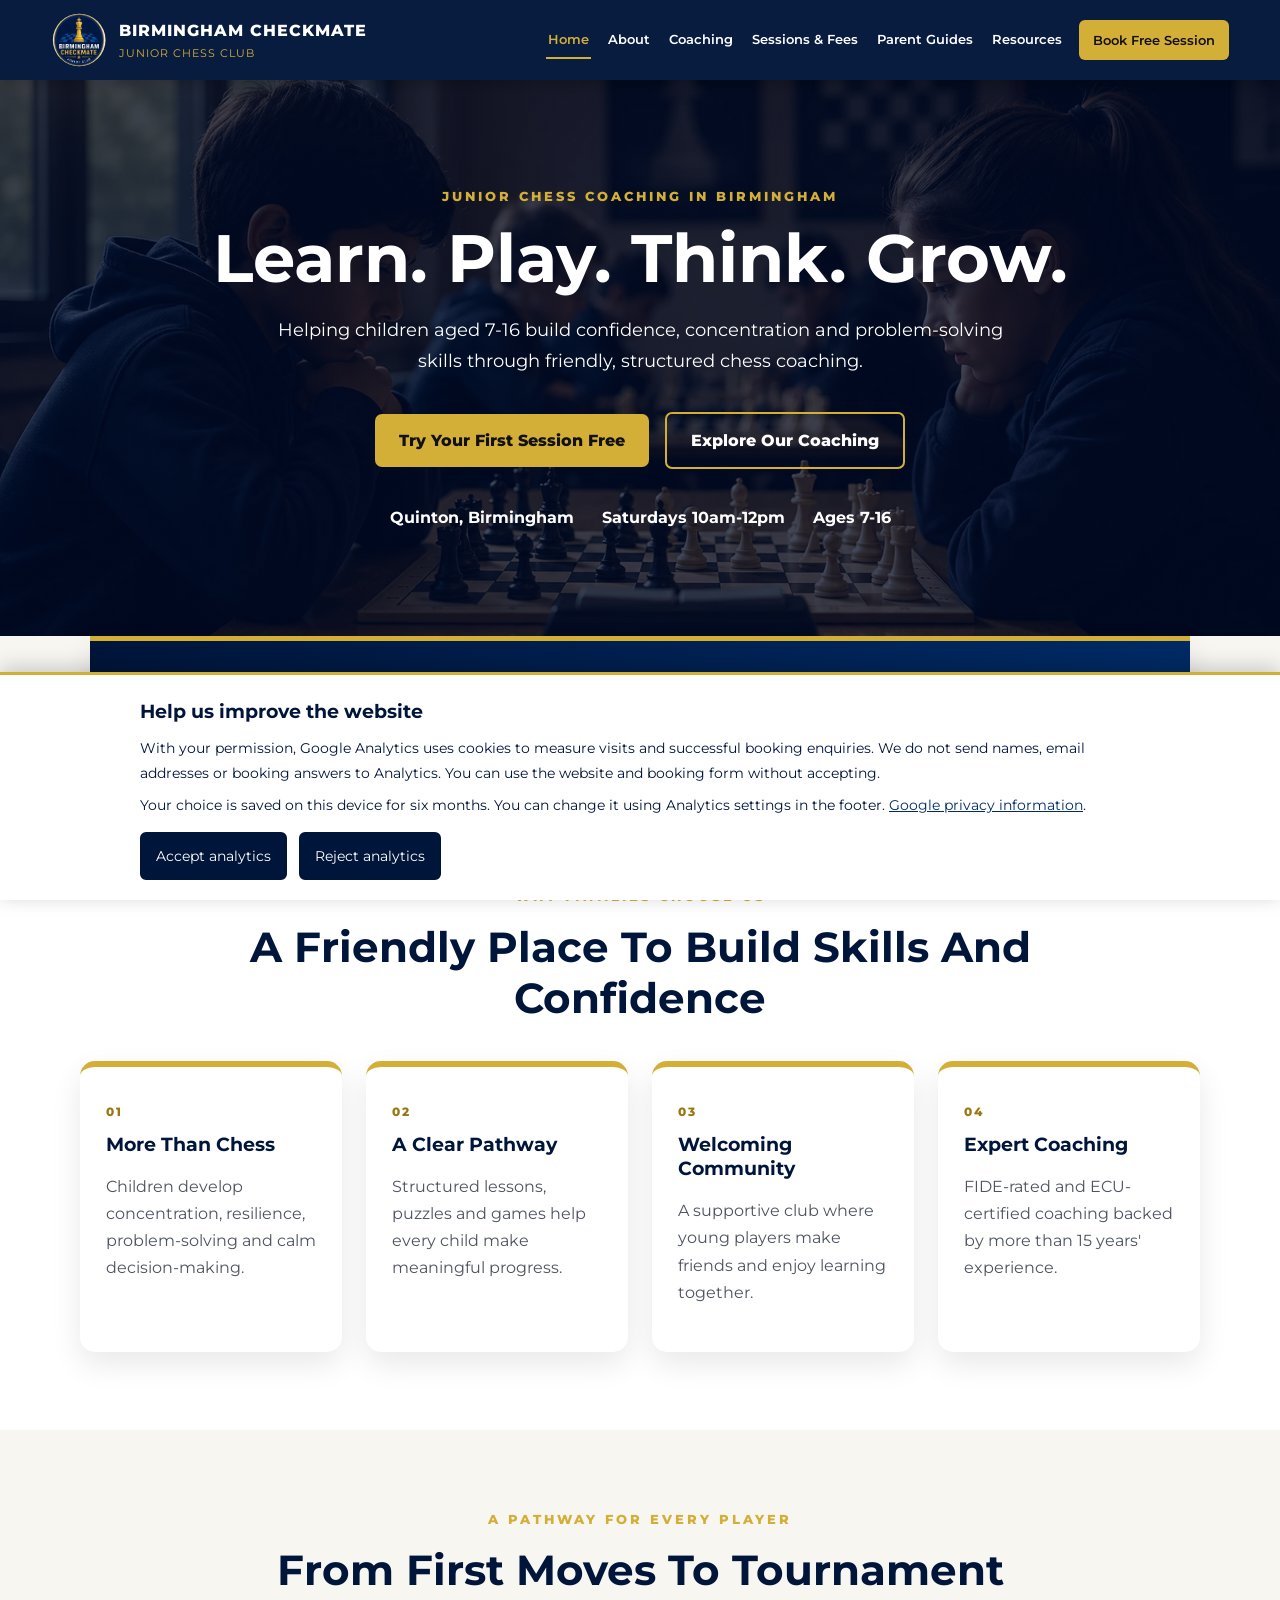
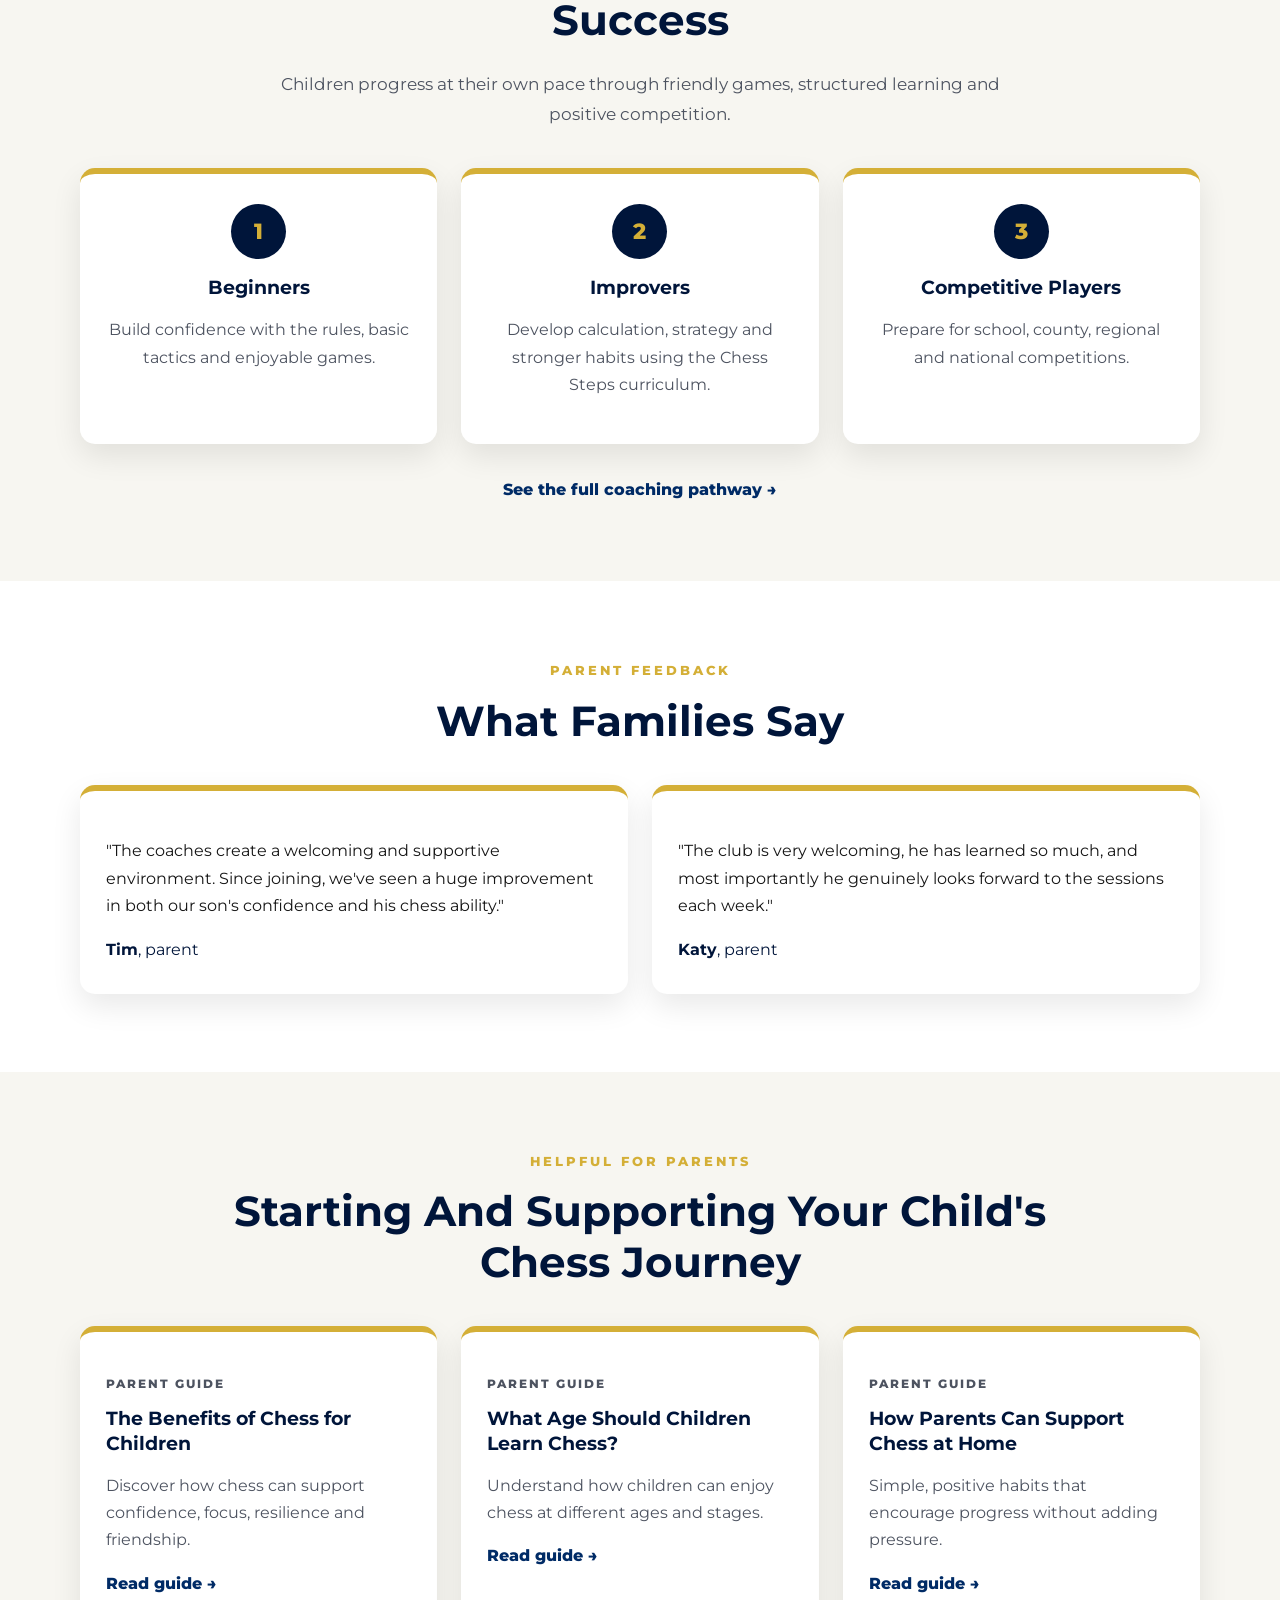
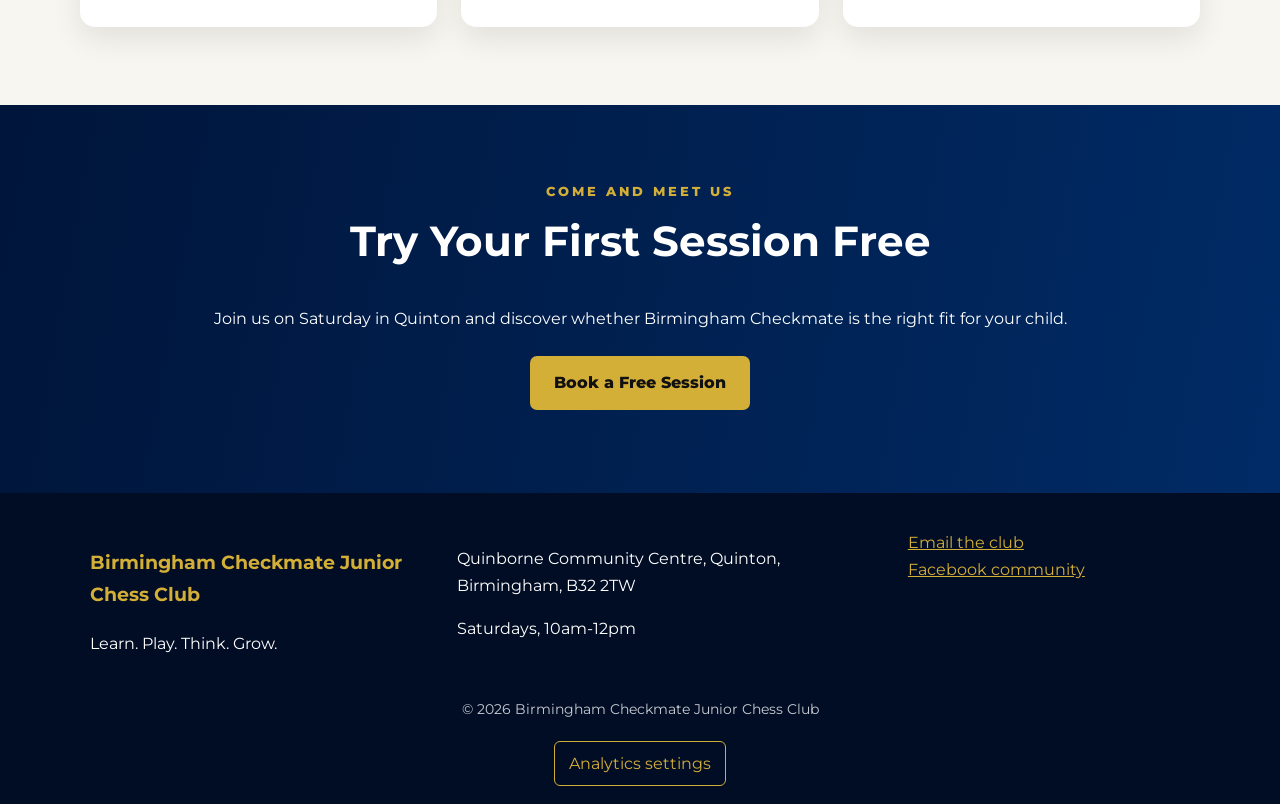
<file: index.html>
<!DOCTYPE html>
<html lang="en-GB">
<head>
  <meta charset="UTF-8">
  <meta name="viewport" content="width=device-width, initial-scale=1.0">
  <meta name="description" content="Friendly, structured junior chess coaching for children aged 7-16 in Quinton, Birmingham. Try your first Birmingham Checkmate session free.">
  <title>Junior Chess Club Birmingham | Birmingham Checkmate</title>
  <link rel="stylesheet" href="style.css">
  <link rel="preconnect" href="https://fonts.googleapis.com">
  <link rel="preconnect" href="https://fonts.gstatic.com" crossorigin>
  <link href="https://fonts.googleapis.com/css2?family=Montserrat:wght@400;500;600;700;800&display=swap" rel="stylesheet">
  <script type="application/ld+json">
  {"@context":"https://schema.org","@type":"SportsClub","name":"Birmingham Checkmate Junior Chess Club","description":"Friendly, structured junior chess coaching for children aged 7-16.","email":"birmingham_checkmate@outlook.com","address":{"@type":"PostalAddress","streetAddress":"Quinborne Community Centre, Ridgacre Road","addressLocality":"Quinton","addressRegion":"Birmingham","postalCode":"B32 2TW","addressCountry":"GB"},"sameAs":["https://www.facebook.com/groups/1197927609034514"]}
  </script>
  <link rel="stylesheet" href="analytics.css">
  <script src="analytics.js" defer></script>
</head>
<body>
  <a class="skip-link" href="#main-content">Skip to main content</a>
  <nav class="navbar" aria-label="Main navigation">
    <a class="nav-brand" href="index.html">
      <img src="images/logo.webp" alt="" class="logo" width="58" height="58">
      <span class="brand-text"><span class="brand-title">Birmingham Checkmate</span><span class="brand-subtitle">Junior Chess Club</span></span>
    </a>
    <button class="menu-toggle" type="button" aria-expanded="false" aria-controls="primary-navigation"><span class="menu-icon" aria-hidden="true"></span><span>Menu</span></button>
    <div class="nav-links" id="primary-navigation">
      <a class="active" href="index.html">Home</a><a href="about.html">About</a><a href="coaching.html">Coaching</a><a href="sessions.html">Sessions &amp; Fees</a><a href="guides.html">Parent Guides</a><a href="resources.html">Resources</a><a class="nav-cta" href="sessions.html#book">Book Free Session</a>
    </div>
  </nav>

  <header class="hero">
    <div class="hero-content">
      <p class="eyebrow">Junior chess coaching in Birmingham</p>
      <h1>Learn. Play. Think. Grow.</h1>
      <p class="hero-text">Helping children aged 7-16 build confidence, concentration and problem-solving skills through friendly, structured chess coaching.</p>
      <div class="hero-buttons"><a href="sessions.html#book" class="button">Try Your First Session Free</a><a href="coaching.html" class="button secondary-button">Explore Our Coaching</a></div>
      <div class="hero-facts"><span>Quinton, Birmingham</span><span>Saturdays 10am-12pm</span><span>Ages 7-16</span></div>
    </div>
  </header>

  <main id="main-content">
    <section class="stats-section" aria-label="Club highlights">
      <div class="stats-panel">
        <div><span class="stat-number">30+</span><span class="stat-label">Years of Junior Chess</span></div>
        <div><span class="stat-number">15+</span><span class="stat-label">Years Coaching Experience</span></div>
        <div><span class="stat-number">7-16</span><span class="stat-label">Ages Welcomed</span></div>
        <div><span class="stat-number">Free</span><span class="stat-label">First Session</span></div>
      </div>
    </section>

    <section class="section">
      <p class="section-eyebrow">Why families choose us</p>
      <h2>A Friendly Place To Build Skills And Confidence</h2>
      <div class="card-grid four">
        <article class="card"><span class="card-number">01</span><h3>More Than Chess</h3><p>Children develop concentration, resilience, problem-solving and calm decision-making.</p></article>
        <article class="card"><span class="card-number">02</span><h3>A Clear Pathway</h3><p>Structured lessons, puzzles and games help every child make meaningful progress.</p></article>
        <article class="card"><span class="card-number">03</span><h3>Welcoming Community</h3><p>A supportive club where young players make friends and enjoy learning together.</p></article>
        <article class="card"><span class="card-number">04</span><h3>Expert Coaching</h3><p>FIDE-rated and ECU-certified coaching backed by more than 15 years' experience.</p></article>
      </div>
    </section>

    <section class="section alt-section">
      <p class="section-eyebrow">A pathway for every player</p>
      <h2>From First Moves To Tournament Success</h2>
      <p class="section-intro">Children progress at their own pace through friendly games, structured learning and positive competition.</p>
      <div class="card-grid three">
        <article class="card centred"><span class="round-number">1</span><h3>Beginners</h3><p>Build confidence with the rules, basic tactics and enjoyable games.</p></article>
        <article class="card centred"><span class="round-number">2</span><h3>Improvers</h3><p>Develop calculation, strategy and stronger habits using the Chess Steps curriculum.</p></article>
        <article class="card centred"><span class="round-number">3</span><h3>Competitive Players</h3><p>Prepare for school, county, regional and national competitions.</p></article>
      </div>
      <div class="section-action"><a class="text-link" href="coaching.html">See the full coaching pathway →</a></div>
    </section>

    <section class="section">
      <p class="section-eyebrow">Parent feedback</p>
      <h2>What Families Say</h2>
      <div class="card-grid two">
        <blockquote class="testimonial-card"><p>"The coaches create a welcoming and supportive environment. Since joining, we've seen a huge improvement in both our son's confidence and his chess ability."</p><footer><strong>Tim</strong>, parent</footer></blockquote>
        <blockquote class="testimonial-card"><p>"The club is very welcoming, he has learned so much, and most importantly he genuinely looks forward to the sessions each week."</p><footer><strong>Katy</strong>, parent</footer></blockquote>
      </div>
    </section>

    <section class="section alt-section">
      <p class="section-eyebrow">Helpful for parents</p>
      <h2>Starting And Supporting Your Child's Chess Journey</h2>
      <div class="card-grid three">
        <article class="article-card"><p class="article-label">Parent guide</p><h3>The Benefits of Chess for Children</h3><p>Discover how chess can support confidence, focus, resilience and friendship.</p><a href="guides.html#benefits">Read guide →</a></article>
        <article class="article-card"><p class="article-label">Parent guide</p><h3>What Age Should Children Learn Chess?</h3><p>Understand how children can enjoy chess at different ages and stages.</p><a href="guides.html#starting-age">Read guide →</a></article>
        <article class="article-card"><p class="article-label">Parent guide</p><h3>How Parents Can Support Chess at Home</h3><p>Simple, positive habits that encourage progress without adding pressure.</p><a href="guides.html#support-at-home">Read guide →</a></article>
      </div>
    </section>

    <section class="cta-section"><div><p class="section-eyebrow">Come and meet us</p><h2>Try Your First Session Free</h2><p>Join us on Saturday in Quinton and discover whether Birmingham Checkmate is the right fit for your child.</p><a class="button" href="sessions.html#book">Book a Free Session</a></div></section>
  </main>
  <footer class="site-footer"><div class="footer-content"><div><h3>Birmingham Checkmate Junior Chess Club</h3><p>Learn. Play. Think. Grow.</p></div><div><p>Quinborne Community Centre, Quinton, Birmingham, B32 2TW</p><p>Saturdays, 10am-12pm</p></div><div><a href="mailto:birmingham_checkmate@outlook.com">Email the club</a><br><a href="https://www.facebook.com/groups/1197927609034514" target="_blank" rel="noopener noreferrer">Facebook community</a></div></div><p class="footer-bottom">© 2026 Birmingham Checkmate Junior Chess Club</p></footer>
  <script src="navigation.js"></script>
</body>
</html>
</file>
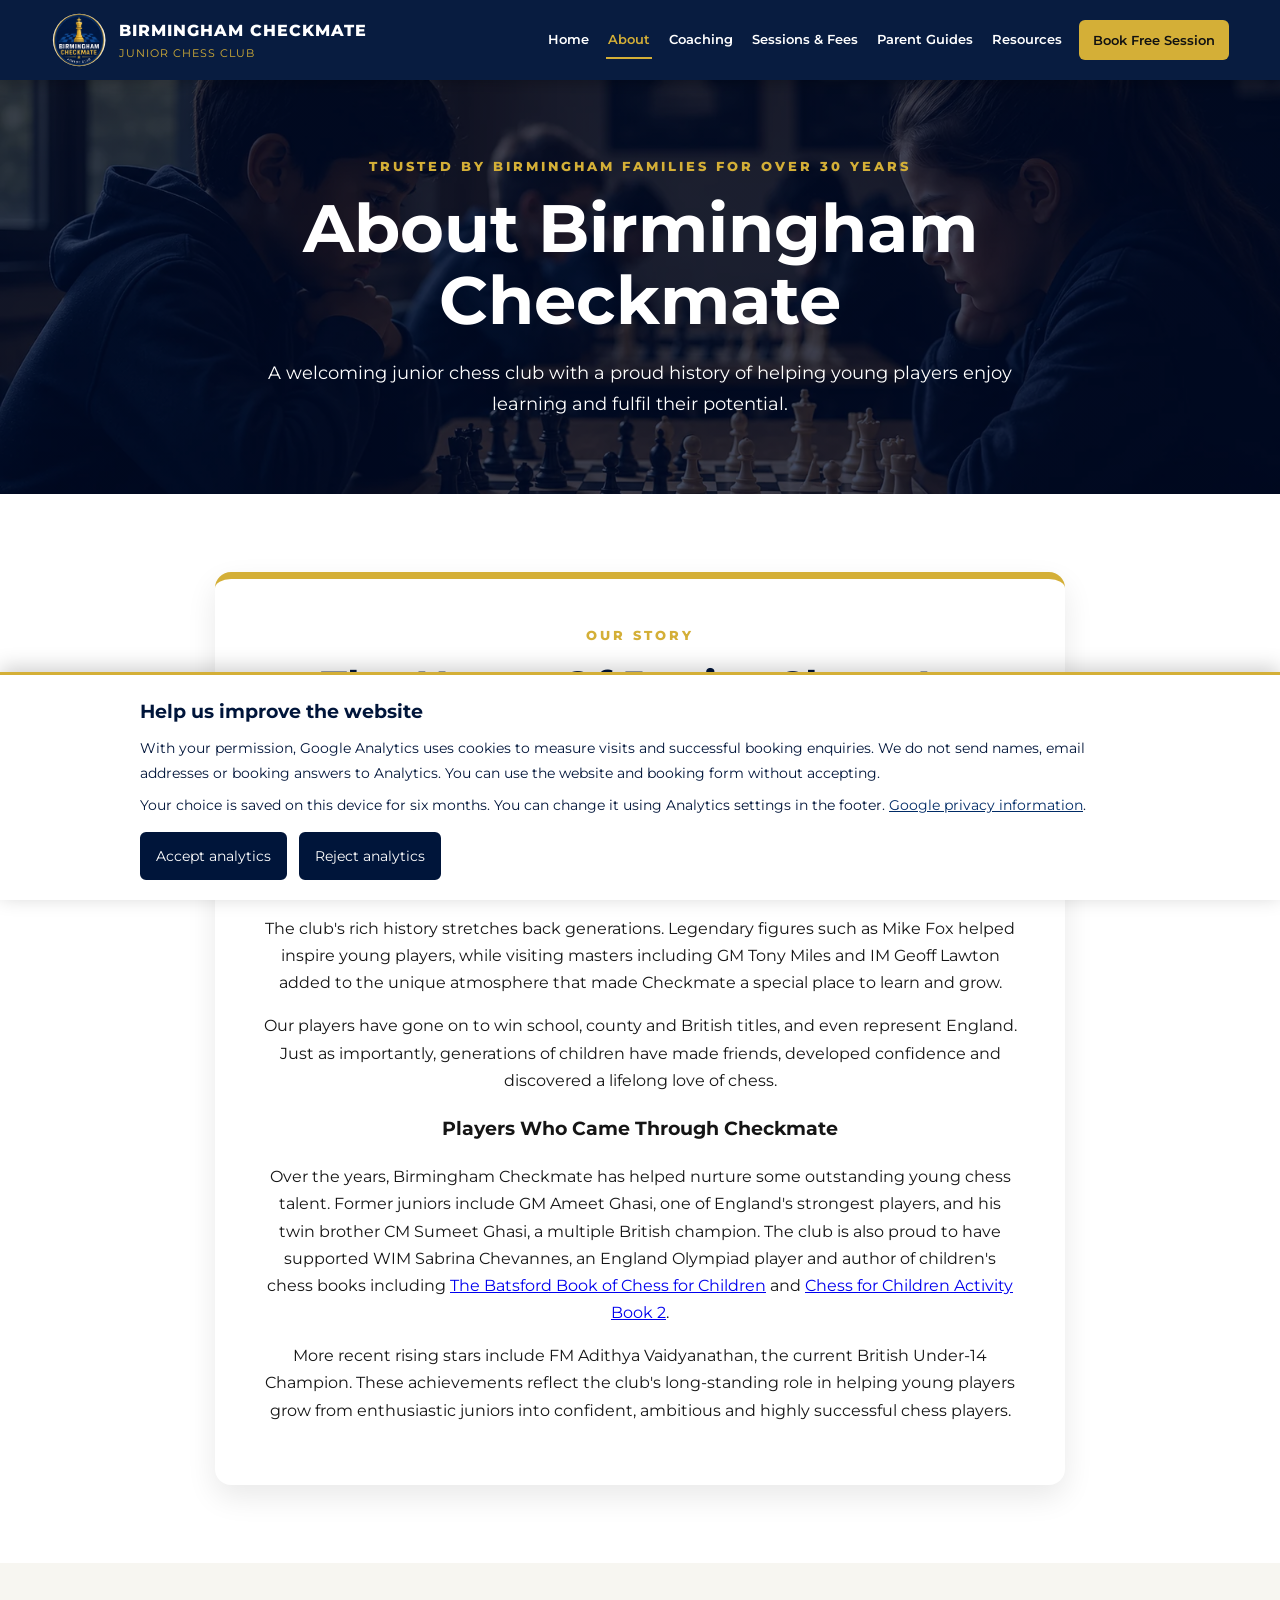
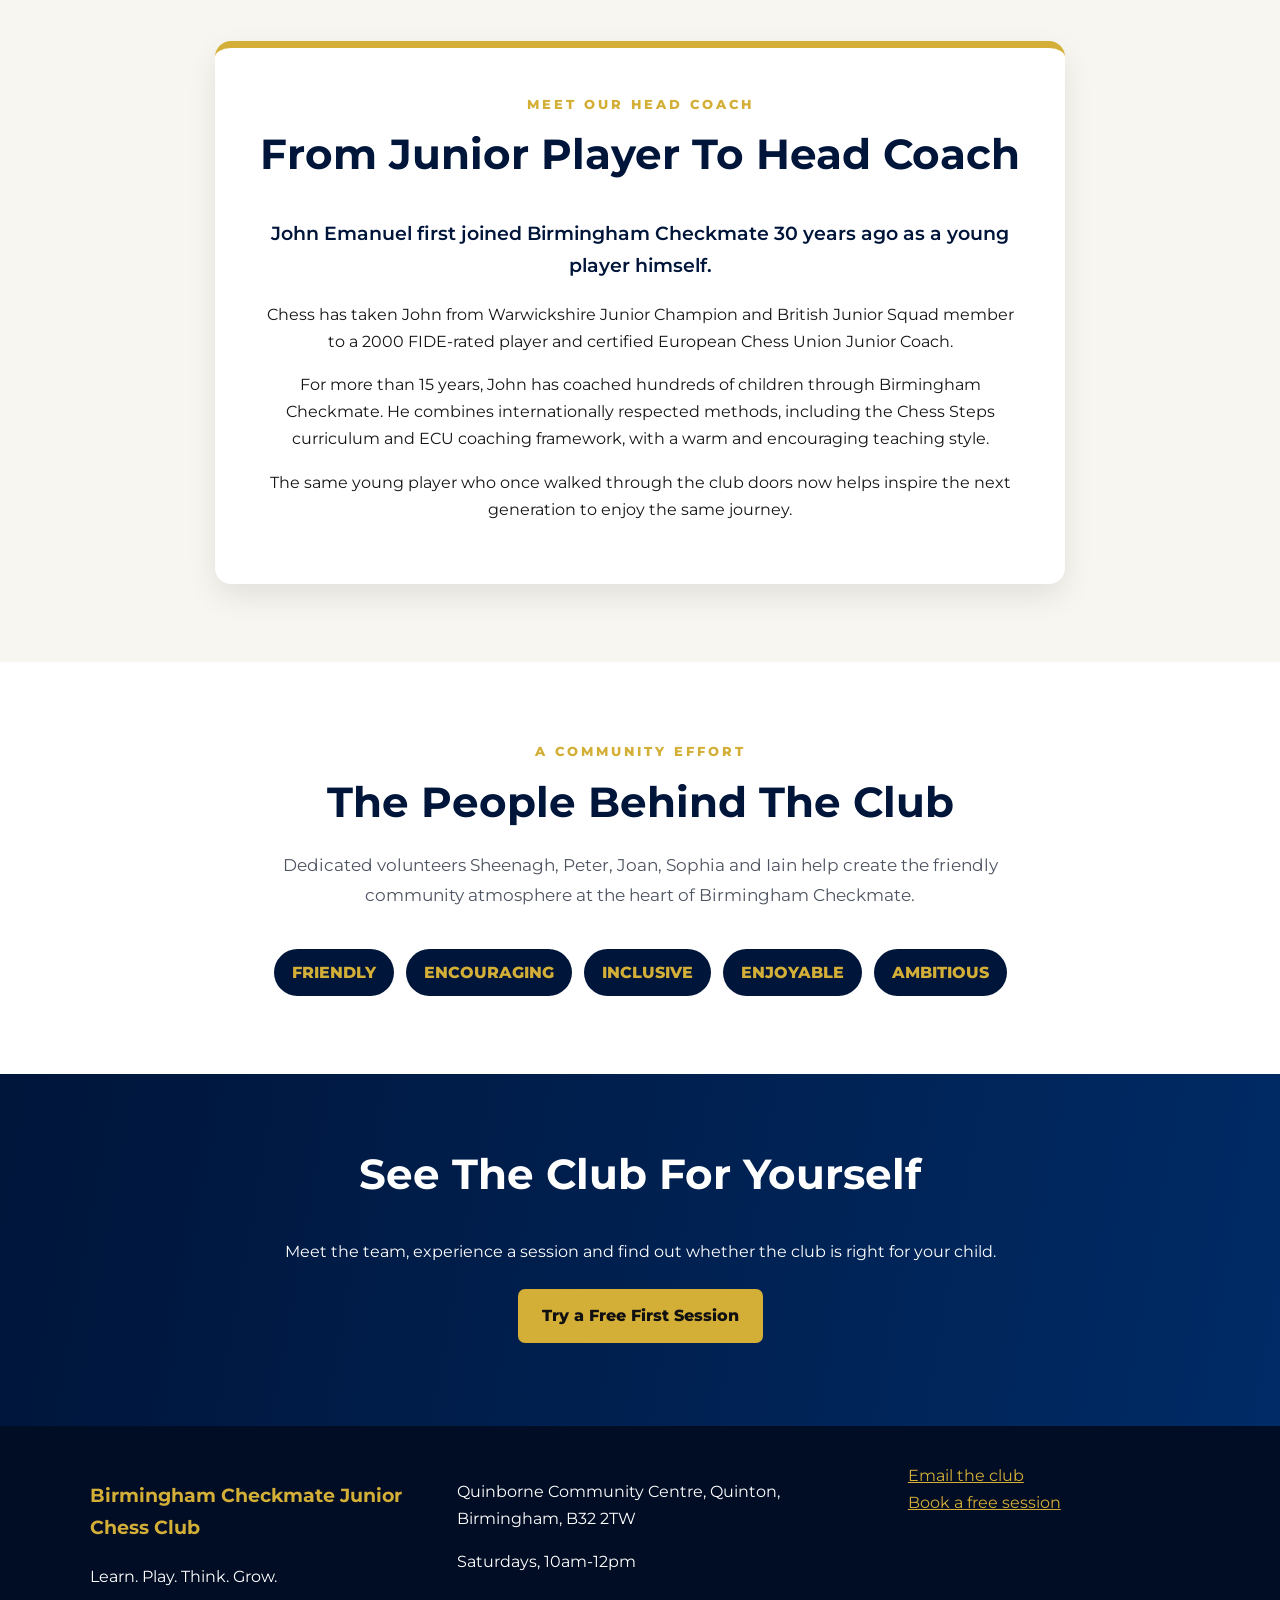
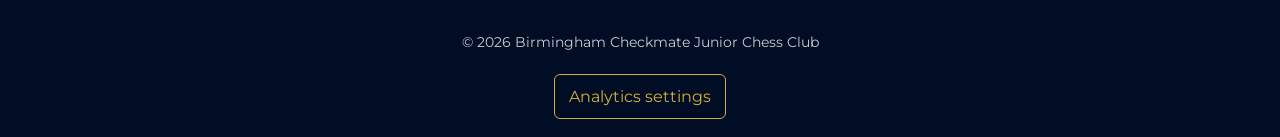
<file: about.html>
<!DOCTYPE html>
<html lang="en-GB">
<head>
  <meta charset="UTF-8"><meta name="viewport" content="width=device-width, initial-scale=1.0">
  <meta name="description" content="Discover the history, head coach and welcoming community behind Birmingham Checkmate Junior Chess Club.">
  <title>About Birmingham Checkmate Junior Chess Club</title>
  <link rel="stylesheet" href="style.css"><link rel="preconnect" href="https://fonts.googleapis.com"><link rel="preconnect" href="https://fonts.gstatic.com" crossorigin><link href="https://fonts.googleapis.com/css2?family=Montserrat:wght@400;500;600;700;800&display=swap" rel="stylesheet">
  <link rel="stylesheet" href="analytics.css">
  <script src="analytics.js" defer></script>
</head>
<body>
  <a class="skip-link" href="#main-content">Skip to main content</a>
  <nav class="navbar" aria-label="Main navigation"><a class="nav-brand" href="index.html"><img src="images/logo.webp" alt="" class="logo" width="58" height="58"><span class="brand-text"><span class="brand-title">Birmingham Checkmate</span><span class="brand-subtitle">Junior Chess Club</span></span></a><button class="menu-toggle" type="button" aria-expanded="false" aria-controls="primary-navigation"><span class="menu-icon" aria-hidden="true"></span><span>Menu</span></button><div class="nav-links" id="primary-navigation"><a href="index.html">Home</a><a class="active" href="about.html">About</a><a href="coaching.html">Coaching</a><a href="sessions.html">Sessions &amp; Fees</a><a href="guides.html">Parent Guides</a><a href="resources.html">Resources</a><a class="nav-cta" href="sessions.html#book">Book Free Session</a></div></nav>
  <header class="page-hero"><div><p class="eyebrow">Trusted by Birmingham families for over 30 years</p><h1>About Birmingham Checkmate</h1><p>A welcoming junior chess club with a proud history of helping young players enjoy learning and fulfil their potential.</p></div></header>
  <main id="main-content">
    <section class="section"><div class="prose-panel"><p class="section-eyebrow">Our story</p><h2>The Home Of Junior Chess In Birmingham</h2><p class="lead">For over 30 years, Birmingham Checkmate Juniors has inspired, taught and supported young players at every level, from first moves to British champions.</p><p>The club's rich history stretches back generations. Legendary figures such as Mike Fox helped inspire young players, while visiting masters including GM Tony Miles and IM Geoff Lawton added to the unique atmosphere that made Checkmate a special place to learn and grow.</p><p>Our players have gone on to win school, county and British titles, and even represent England. Just as importantly, generations of children have made friends, developed confidence and discovered a lifelong love of chess.</p><h3>Players Who Came Through Checkmate</h3><p>Over the years, Birmingham Checkmate has helped nurture some outstanding young chess talent. Former juniors include GM Ameet Ghasi, one of England's strongest players, and his twin brother CM Sumeet Ghasi, a multiple British champion. The club is also proud to have supported WIM Sabrina Chevannes, an England Olympiad player and author of children's chess books including <a href="https://www.amazon.co.uk/dp/1849947295" target="_blank" rel="noopener noreferrer">The Batsford Book of Chess for Children</a> and <a href="https://www.amazon.co.uk/dp/1849949026" target="_blank" rel="noopener noreferrer">Chess for Children Activity Book 2</a>.</p><p>More recent rising stars include FM Adithya Vaidyanathan, the current British Under-14 Champion. These achievements reflect the club's long-standing role in helping young players grow from enthusiastic juniors into confident, ambitious and highly successful chess players.</p></div></section>
    <section class="section alt-section"><div class="prose-panel"><p class="section-eyebrow">Meet our head coach</p><h2>From Junior Player To Head Coach</h2><p class="lead">John Emanuel first joined Birmingham Checkmate 30 years ago as a young player himself.</p><p>Chess has taken John from Warwickshire Junior Champion and British Junior Squad member to a 2000 FIDE-rated player and certified European Chess Union Junior Coach.</p><p>For more than 15 years, John has coached hundreds of children through Birmingham Checkmate. He combines internationally respected methods, including the Chess Steps curriculum and ECU coaching framework, with a warm and encouraging teaching style.</p><p>The same young player who once walked through the club doors now helps inspire the next generation to enjoy the same journey.</p></div></section>
    <section class="section"><p class="section-eyebrow">A community effort</p><h2>The People Behind The Club</h2><p class="section-intro">Dedicated volunteers Sheenagh, Peter, Joan, Sophia and Iain help create the friendly community atmosphere at the heart of Birmingham Checkmate.</p><div class="value-row"><span>Friendly</span><span>Encouraging</span><span>Inclusive</span><span>Enjoyable</span><span>Ambitious</span></div></section>
    <section class="cta-section"><div><h2>See The Club For Yourself</h2><p>Meet the team, experience a session and find out whether the club is right for your child.</p><a class="button" href="sessions.html#book">Try a Free First Session</a></div></section>
  </main>
  <footer class="site-footer"><div class="footer-content"><div><h3>Birmingham Checkmate Junior Chess Club</h3><p>Learn. Play. Think. Grow.</p></div><div><p>Quinborne Community Centre, Quinton, Birmingham, B32 2TW</p><p>Saturdays, 10am-12pm</p></div><div><a href="mailto:birmingham_checkmate@outlook.com">Email the club</a><br><a href="sessions.html#book">Book a free session</a></div></div><p class="footer-bottom">© 2026 Birmingham Checkmate Junior Chess Club</p></footer>
  <script src="navigation.js"></script>
</body>
</html>
</file>
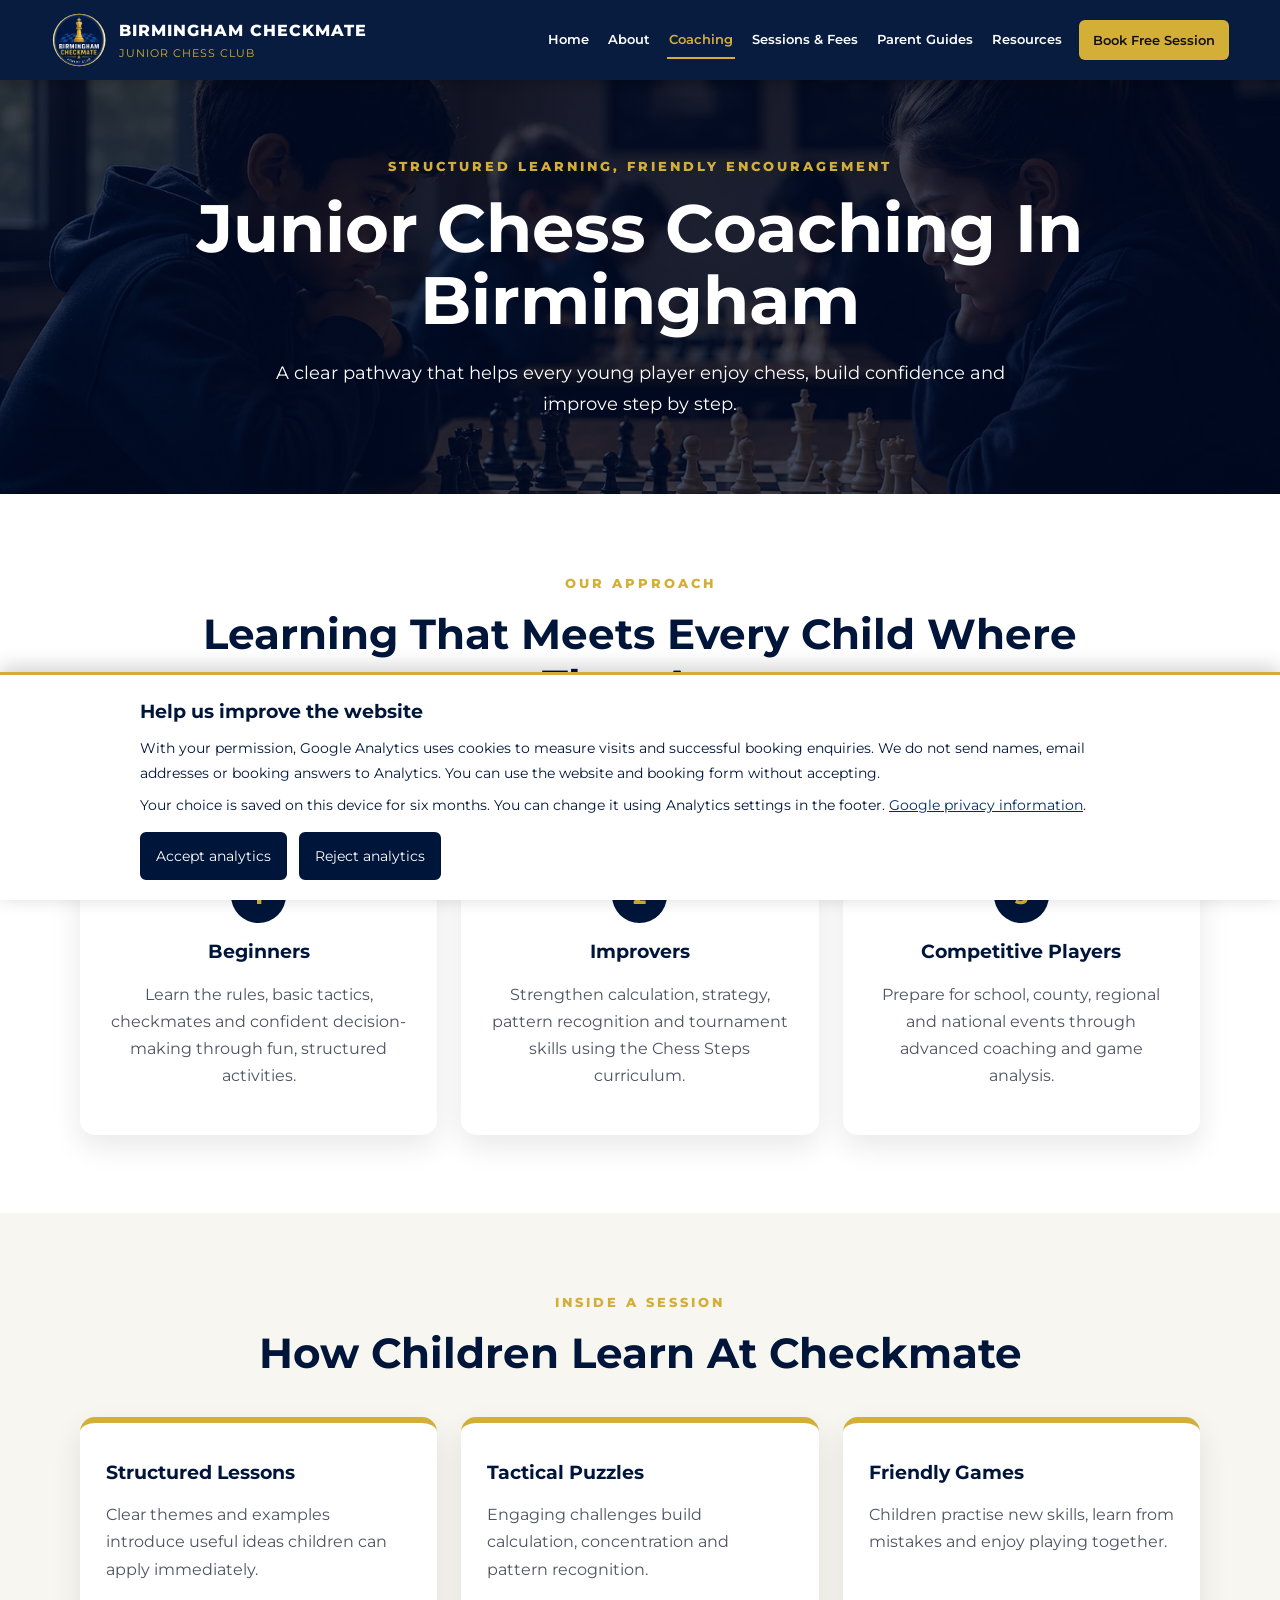
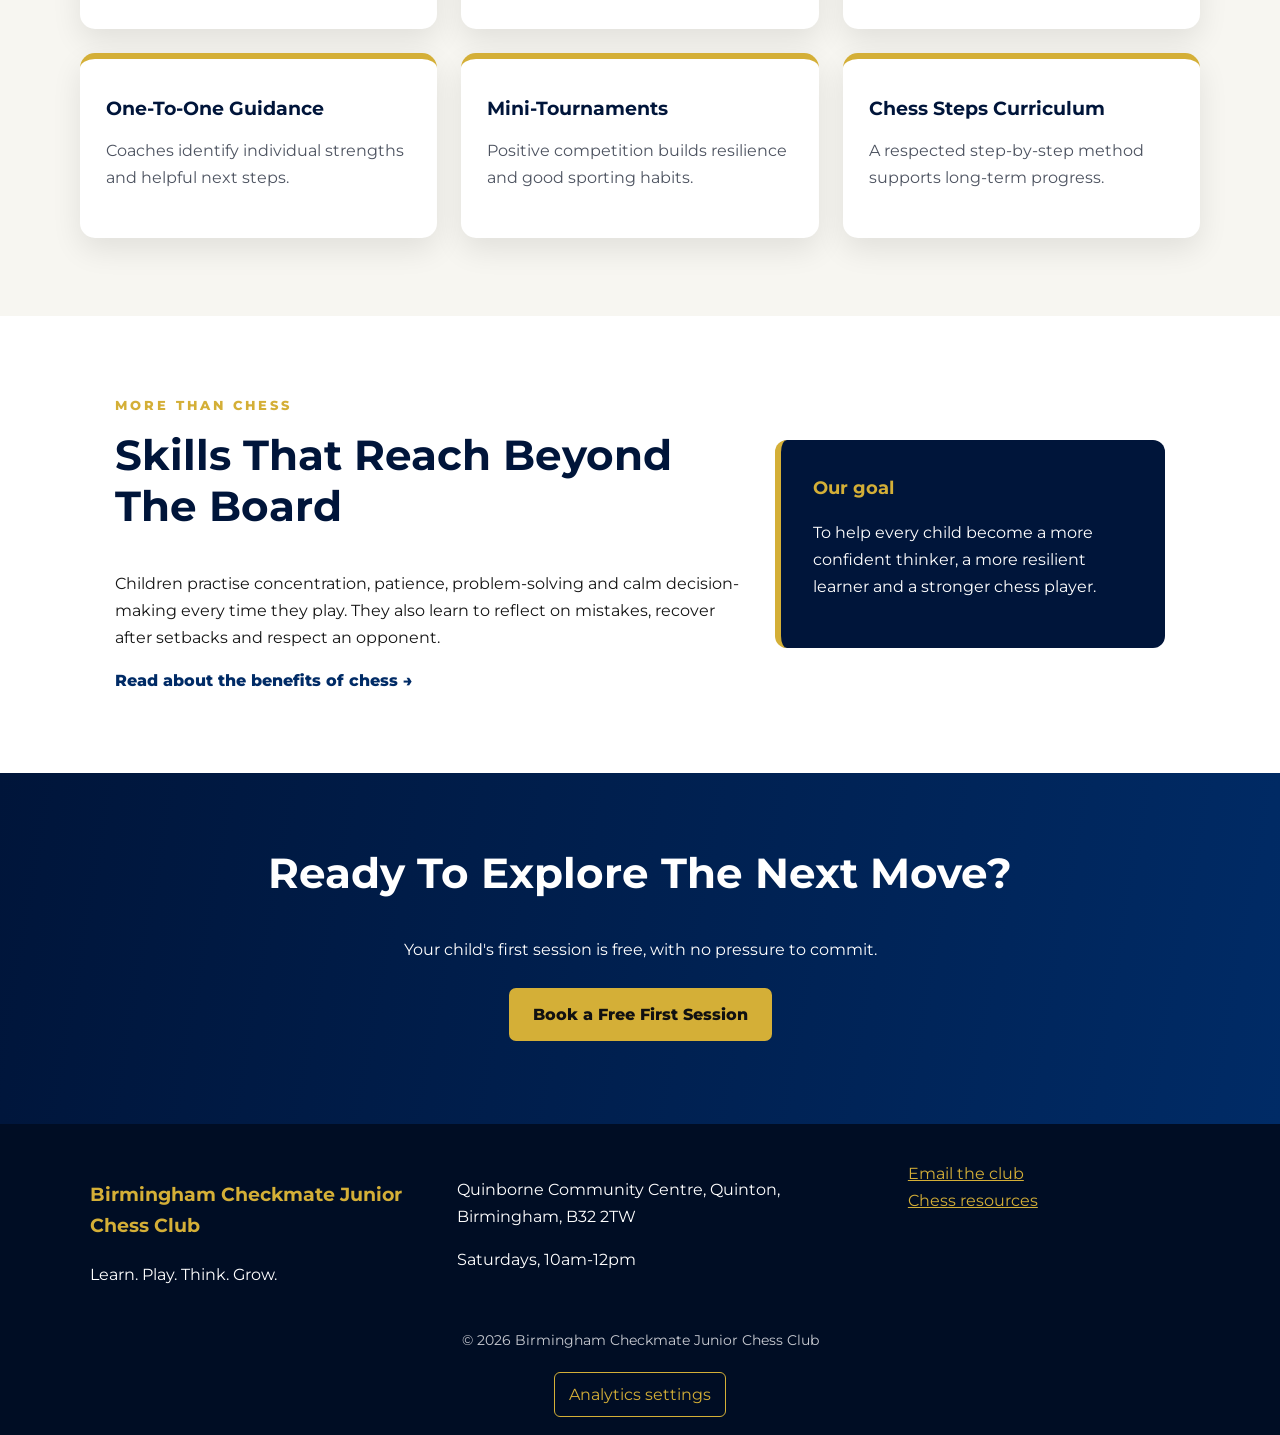
<file: coaching.html>
<!DOCTYPE html>
<html lang="en-GB">
<head>
  <meta charset="UTF-8"><meta name="viewport" content="width=device-width, initial-scale=1.0">
  <meta name="description" content="Explore structured junior chess coaching in Birmingham for beginners, improving players and children preparing for tournaments.">
  <title>Junior Chess Coaching Birmingham | Birmingham Checkmate</title>
  <link rel="stylesheet" href="style.css"><link rel="preconnect" href="https://fonts.googleapis.com"><link rel="preconnect" href="https://fonts.gstatic.com" crossorigin><link href="https://fonts.googleapis.com/css2?family=Montserrat:wght@400;500;600;700;800&display=swap" rel="stylesheet">
  <link rel="stylesheet" href="analytics.css">
  <script src="analytics.js" defer></script>
</head>
<body>
  <a class="skip-link" href="#main-content">Skip to main content</a>
  <nav class="navbar" aria-label="Main navigation"><a class="nav-brand" href="index.html"><img src="images/logo.webp" alt="" class="logo" width="58" height="58"><span class="brand-text"><span class="brand-title">Birmingham Checkmate</span><span class="brand-subtitle">Junior Chess Club</span></span></a><button class="menu-toggle" type="button" aria-expanded="false" aria-controls="primary-navigation"><span class="menu-icon" aria-hidden="true"></span><span>Menu</span></button><div class="nav-links" id="primary-navigation"><a href="index.html">Home</a><a href="about.html">About</a><a class="active" href="coaching.html">Coaching</a><a href="sessions.html">Sessions &amp; Fees</a><a href="guides.html">Parent Guides</a><a href="resources.html">Resources</a><a class="nav-cta" href="sessions.html#book">Book Free Session</a></div></nav>
  <header class="page-hero"><div><p class="eyebrow">Structured learning, friendly encouragement</p><h1>Junior Chess Coaching In Birmingham</h1><p>A clear pathway that helps every young player enjoy chess, build confidence and improve step by step.</p></div></header>
  <main id="main-content">
    <section class="section"><p class="section-eyebrow">Our approach</p><h2>Learning That Meets Every Child Where They Are</h2><p class="section-intro">We combine short lessons, puzzles, friendly games, individual guidance and positive competition. Children progress at their own pace while developing strong foundations.</p><div class="card-grid three">
      <article class="card centred"><span class="round-number">1</span><h3>Beginners</h3><p>Learn the rules, basic tactics, checkmates and confident decision-making through fun, structured activities.</p></article>
      <article class="card centred"><span class="round-number">2</span><h3>Improvers</h3><p>Strengthen calculation, strategy, pattern recognition and tournament skills using the Chess Steps curriculum.</p></article>
      <article class="card centred"><span class="round-number">3</span><h3>Competitive Players</h3><p>Prepare for school, county, regional and national events through advanced coaching and game analysis.</p></article>
    </div></section>
    <section class="section alt-section"><p class="section-eyebrow">Inside a session</p><h2>How Children Learn At Checkmate</h2><div class="card-grid three">
      <article class="card"><h3>Structured Lessons</h3><p>Clear themes and examples introduce useful ideas children can apply immediately.</p></article>
      <article class="card"><h3>Tactical Puzzles</h3><p>Engaging challenges build calculation, concentration and pattern recognition.</p></article>
      <article class="card"><h3>Friendly Games</h3><p>Children practise new skills, learn from mistakes and enjoy playing together.</p></article>
      <article class="card"><h3>One-To-One Guidance</h3><p>Coaches identify individual strengths and helpful next steps.</p></article>
      <article class="card"><h3>Mini-Tournaments</h3><p>Positive competition builds resilience and good sporting habits.</p></article>
      <article class="card"><h3>Chess Steps Curriculum</h3><p>A respected step-by-step method supports long-term progress.</p></article>
    </div></section>
    <section class="section"><div class="split-panel"><div><p class="section-eyebrow left">More than chess</p><h2>Skills That Reach Beyond The Board</h2><p>Children practise concentration, patience, problem-solving and calm decision-making every time they play. They also learn to reflect on mistakes, recover after setbacks and respect an opponent.</p><a class="text-link" href="guides.html#benefits">Read about the benefits of chess →</a></div><div class="highlight-box"><strong>Our goal</strong><p>To help every child become a more confident thinker, a more resilient learner and a stronger chess player.</p></div></div></section>
    <section class="cta-section"><div><h2>Ready To Explore The Next Move?</h2><p>Your child's first session is free, with no pressure to commit.</p><a class="button" href="sessions.html#book">Book a Free First Session</a></div></section>
  </main>
  <footer class="site-footer"><div class="footer-content"><div><h3>Birmingham Checkmate Junior Chess Club</h3><p>Learn. Play. Think. Grow.</p></div><div><p>Quinborne Community Centre, Quinton, Birmingham, B32 2TW</p><p>Saturdays, 10am-12pm</p></div><div><a href="mailto:birmingham_checkmate@outlook.com">Email the club</a><br><a href="resources.html">Chess resources</a></div></div><p class="footer-bottom">© 2026 Birmingham Checkmate Junior Chess Club</p></footer>
  <script src="navigation.js"></script>
</body>
</html>
</file>
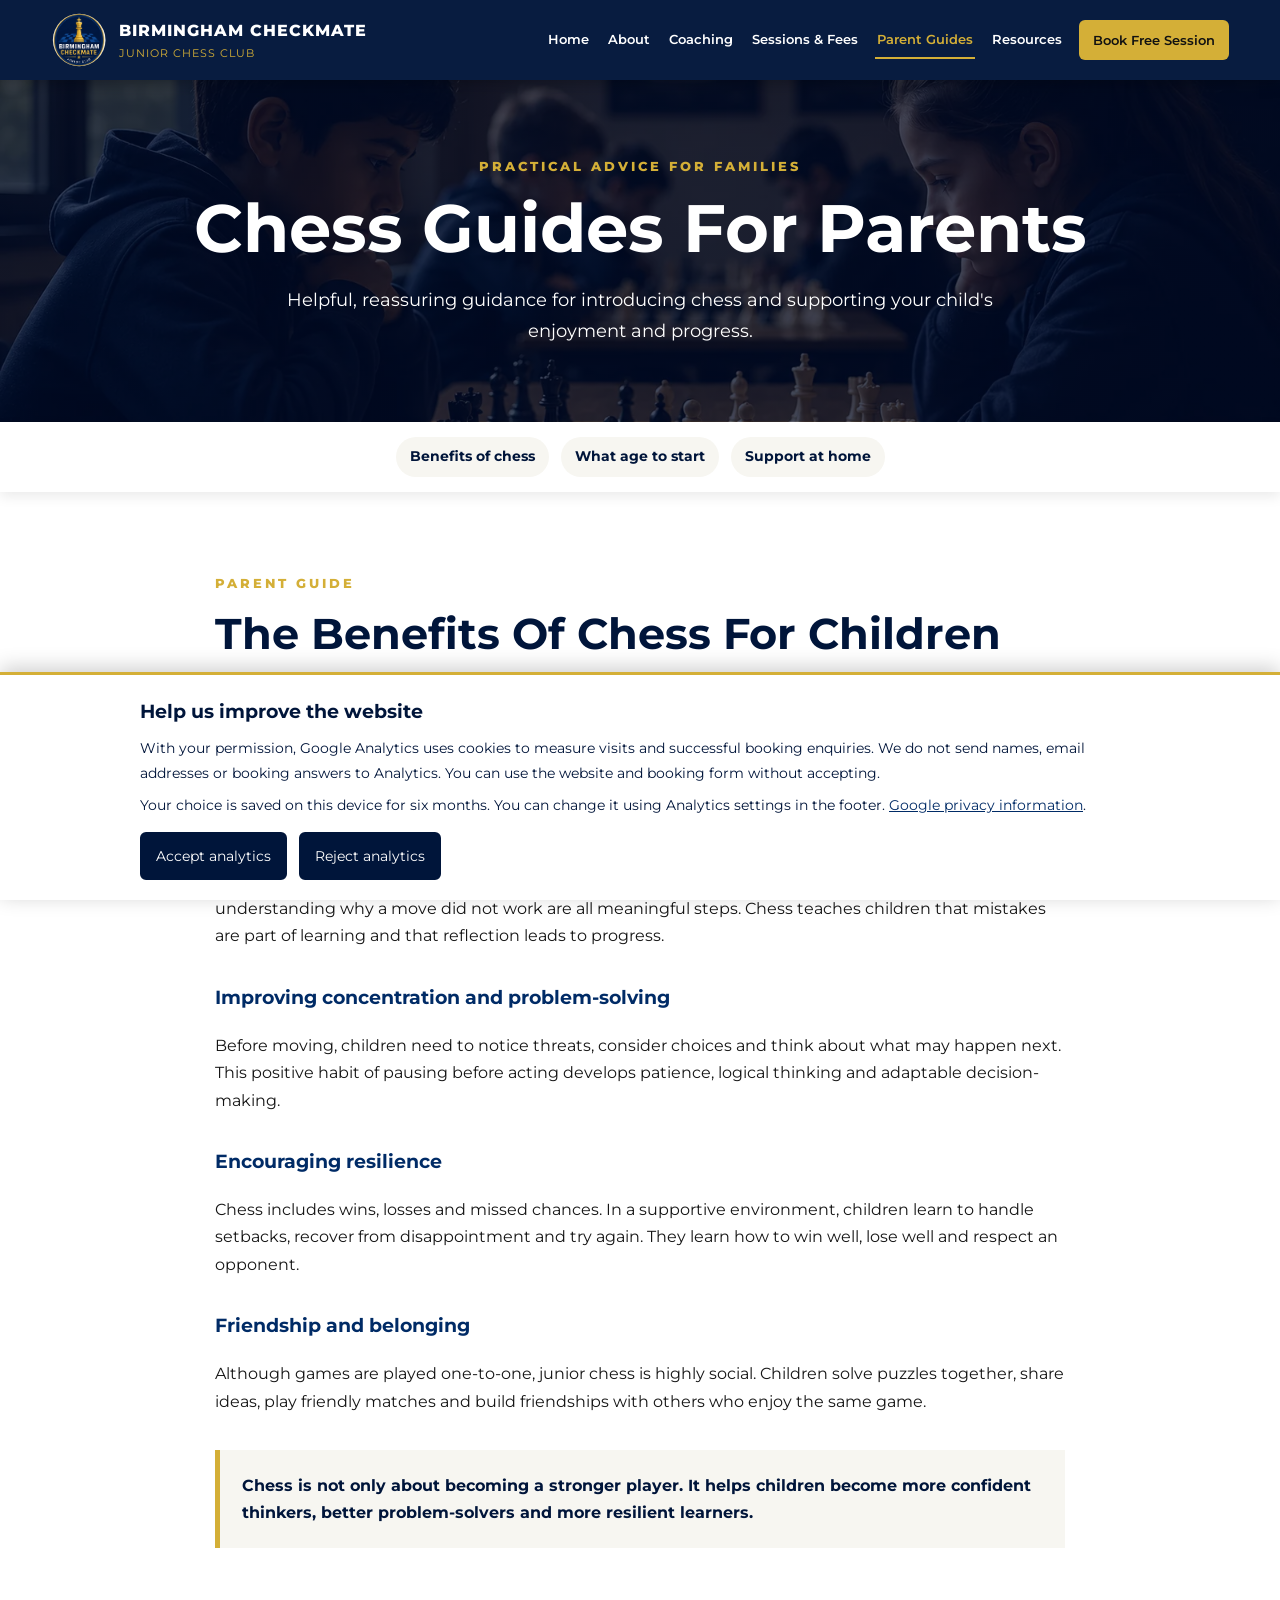
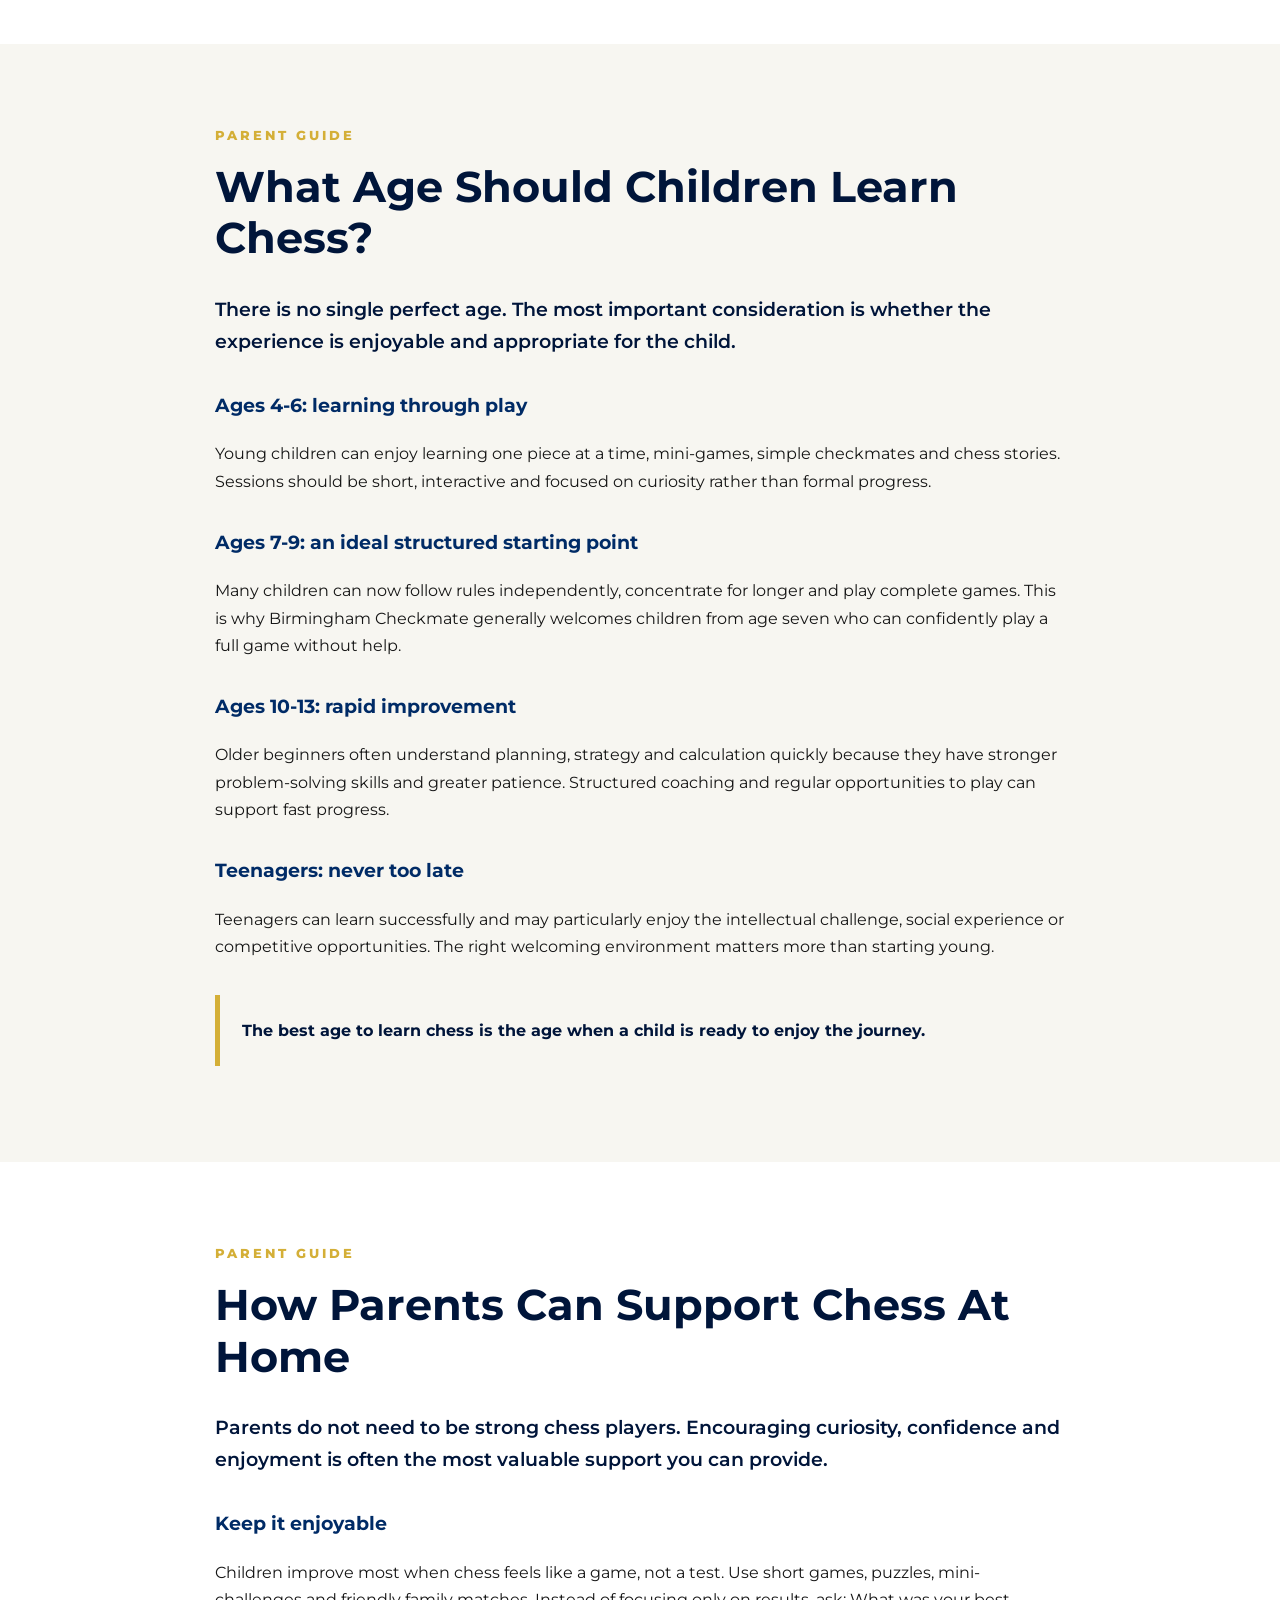
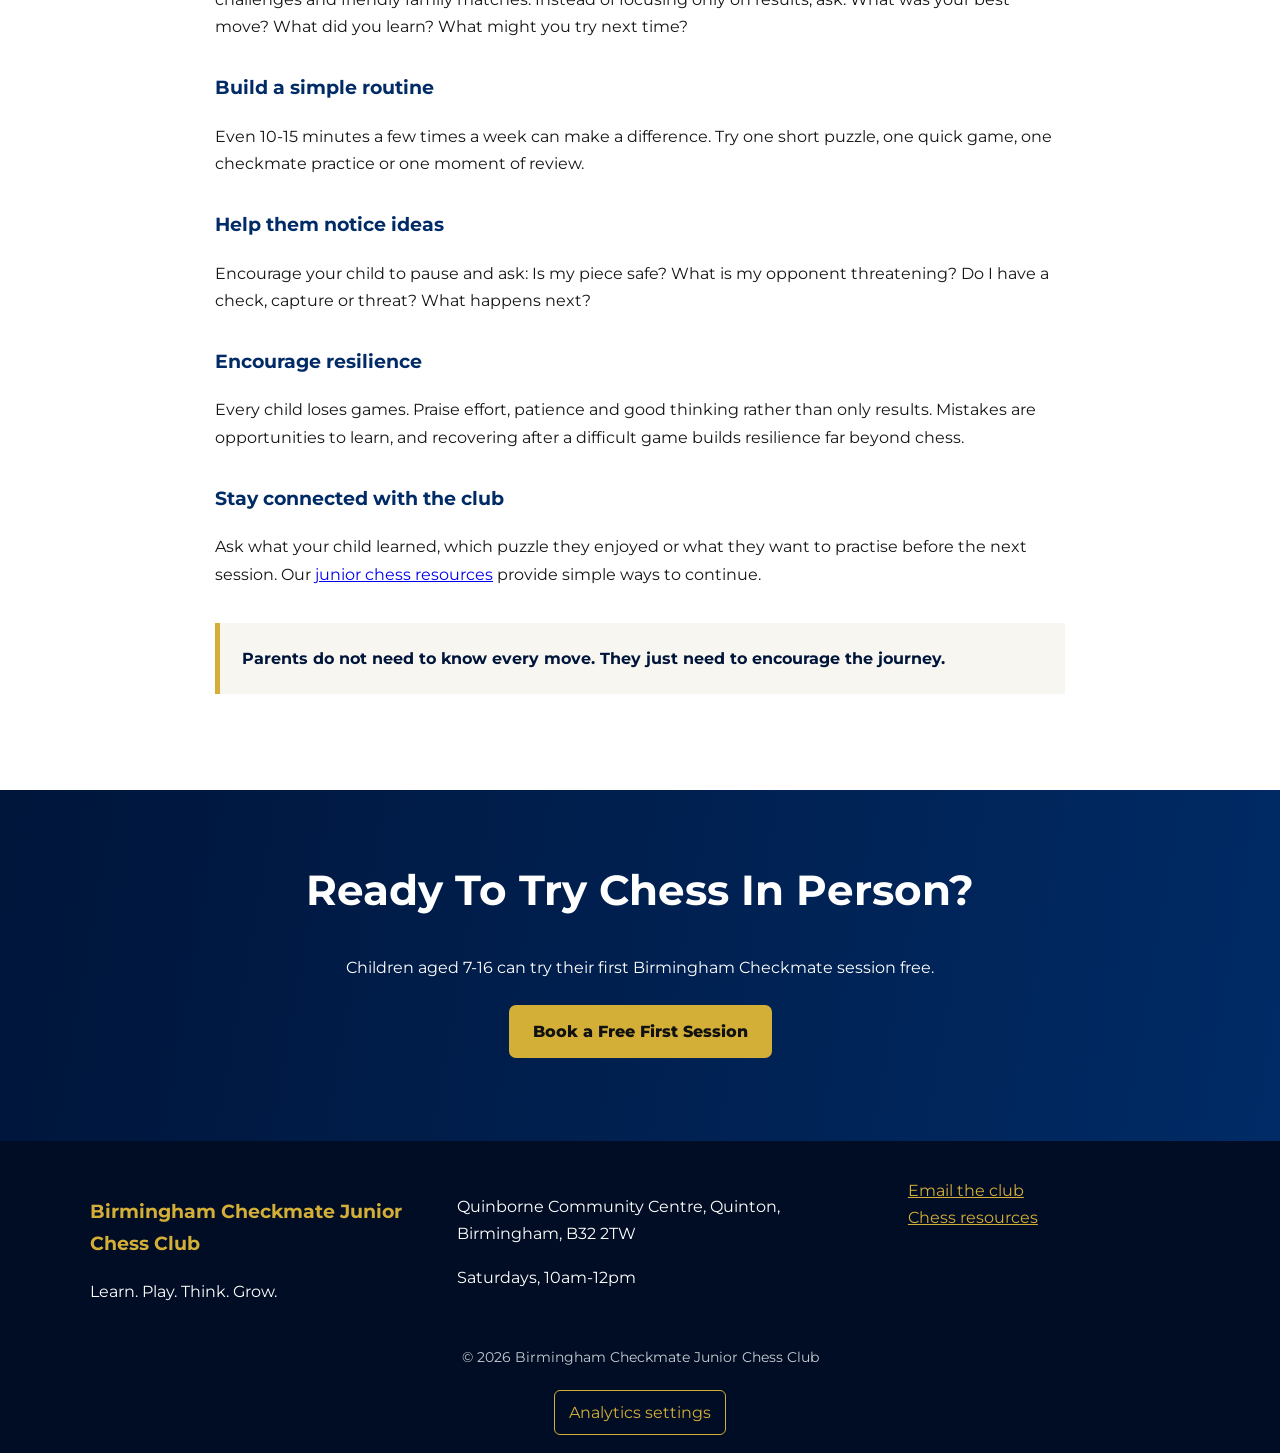
<file: guides.html>
<!DOCTYPE html>
<html lang="en-GB">
<head>
  <meta charset="UTF-8"><meta name="viewport" content="width=device-width, initial-scale=1.0">
  <meta name="description" content="Practical parent guides about the benefits of chess for children, the best age to start and supporting chess practice at home.">
  <title>Chess Guides For Parents | Birmingham Checkmate</title>
  <link rel="stylesheet" href="style.css"><link rel="preconnect" href="https://fonts.googleapis.com"><link rel="preconnect" href="https://fonts.gstatic.com" crossorigin><link href="https://fonts.googleapis.com/css2?family=Montserrat:wght@400;500;600;700;800&display=swap" rel="stylesheet">
  <link rel="stylesheet" href="analytics.css">
  <script src="analytics.js" defer></script>
</head>
<body>
  <a class="skip-link" href="#main-content">Skip to main content</a>
  <nav class="navbar" aria-label="Main navigation"><a class="nav-brand" href="index.html"><img src="images/logo.webp" alt="" class="logo" width="58" height="58"><span class="brand-text"><span class="brand-title">Birmingham Checkmate</span><span class="brand-subtitle">Junior Chess Club</span></span></a><button class="menu-toggle" type="button" aria-expanded="false" aria-controls="primary-navigation"><span class="menu-icon" aria-hidden="true"></span><span>Menu</span></button><div class="nav-links" id="primary-navigation"><a href="index.html">Home</a><a href="about.html">About</a><a href="coaching.html">Coaching</a><a href="sessions.html">Sessions &amp; Fees</a><a class="active" href="guides.html">Parent Guides</a><a href="resources.html">Resources</a><a class="nav-cta" href="sessions.html#book">Book Free Session</a></div></nav>
  <header class="page-hero"><div><p class="eyebrow">Practical advice for families</p><h1>Chess Guides For Parents</h1><p>Helpful, reassuring guidance for introducing chess and supporting your child's enjoyment and progress.</p></div></header>
  <main id="main-content">
    <nav class="guide-nav" aria-label="Guide topics"><a href="#benefits">Benefits of chess</a><a href="#starting-age">What age to start</a><a href="#support-at-home">Support at home</a></nav>
    <article class="article-section" id="benefits"><div class="article-body"><p class="section-eyebrow left">Parent guide</p><h2>The Benefits Of Chess For Children</h2><p class="lead">Chess is one of the few activities that can help children grow in confidence, concentrate for longer, make thoughtful decisions and enjoy learning, all while still feeling like a game.</p><h3>Building confidence</h3><p>Confidence grows when children realise they can improve. Learning a checkmate, spotting a first fork or understanding why a move did not work are all meaningful steps. Chess teaches children that mistakes are part of learning and that reflection leads to progress.</p><h3>Improving concentration and problem-solving</h3><p>Before moving, children need to notice threats, consider choices and think about what may happen next. This positive habit of pausing before acting develops patience, logical thinking and adaptable decision-making.</p><h3>Encouraging resilience</h3><p>Chess includes wins, losses and missed chances. In a supportive environment, children learn to handle setbacks, recover from disappointment and try again. They learn how to win well, lose well and respect an opponent.</p><h3>Friendship and belonging</h3><p>Although games are played one-to-one, junior chess is highly social. Children solve puzzles together, share ideas, play friendly matches and build friendships with others who enjoy the same game.</p><p class="article-conclusion">Chess is not only about becoming a stronger player. It helps children become more confident thinkers, better problem-solvers and more resilient learners.</p></div></article>
    <article class="article-section alt-section" id="starting-age"><div class="article-body"><p class="section-eyebrow left">Parent guide</p><h2>What Age Should Children Learn Chess?</h2><p class="lead">There is no single perfect age. The most important consideration is whether the experience is enjoyable and appropriate for the child.</p><h3>Ages 4-6: learning through play</h3><p>Young children can enjoy learning one piece at a time, mini-games, simple checkmates and chess stories. Sessions should be short, interactive and focused on curiosity rather than formal progress.</p><h3>Ages 7-9: an ideal structured starting point</h3><p>Many children can now follow rules independently, concentrate for longer and play complete games. This is why Birmingham Checkmate generally welcomes children from age seven who can confidently play a full game without help.</p><h3>Ages 10-13: rapid improvement</h3><p>Older beginners often understand planning, strategy and calculation quickly because they have stronger problem-solving skills and greater patience. Structured coaching and regular opportunities to play can support fast progress.</p><h3>Teenagers: never too late</h3><p>Teenagers can learn successfully and may particularly enjoy the intellectual challenge, social experience or competitive opportunities. The right welcoming environment matters more than starting young.</p><p class="article-conclusion">The best age to learn chess is the age when a child is ready to enjoy the journey.</p></div></article>
    <article class="article-section" id="support-at-home"><div class="article-body"><p class="section-eyebrow left">Parent guide</p><h2>How Parents Can Support Chess At Home</h2><p class="lead">Parents do not need to be strong chess players. Encouraging curiosity, confidence and enjoyment is often the most valuable support you can provide.</p><h3>Keep it enjoyable</h3><p>Children improve most when chess feels like a game, not a test. Use short games, puzzles, mini-challenges and friendly family matches. Instead of focusing only on results, ask: What was your best move? What did you learn? What might you try next time?</p><h3>Build a simple routine</h3><p>Even 10-15 minutes a few times a week can make a difference. Try one short puzzle, one quick game, one checkmate practice or one moment of review.</p><h3>Help them notice ideas</h3><p>Encourage your child to pause and ask: Is my piece safe? What is my opponent threatening? Do I have a check, capture or threat? What happens next?</p><h3>Encourage resilience</h3><p>Every child loses games. Praise effort, patience and good thinking rather than only results. Mistakes are opportunities to learn, and recovering after a difficult game builds resilience far beyond chess.</p><h3>Stay connected with the club</h3><p>Ask what your child learned, which puzzle they enjoyed or what they want to practise before the next session. Our <a href="resources.html">junior chess resources</a> provide simple ways to continue.</p><p class="article-conclusion">Parents do not need to know every move. They just need to encourage the journey.</p></div></article>
    <section class="cta-section"><div><h2>Ready To Try Chess In Person?</h2><p>Children aged 7-16 can try their first Birmingham Checkmate session free.</p><a class="button" href="sessions.html#book">Book a Free First Session</a></div></section>
  </main>
  <footer class="site-footer"><div class="footer-content"><div><h3>Birmingham Checkmate Junior Chess Club</h3><p>Learn. Play. Think. Grow.</p></div><div><p>Quinborne Community Centre, Quinton, Birmingham, B32 2TW</p><p>Saturdays, 10am-12pm</p></div><div><a href="mailto:birmingham_checkmate@outlook.com">Email the club</a><br><a href="resources.html">Chess resources</a></div></div><p class="footer-bottom">© 2026 Birmingham Checkmate Junior Chess Club</p></footer>
  <script src="navigation.js"></script>
</body>
</html>
</file>
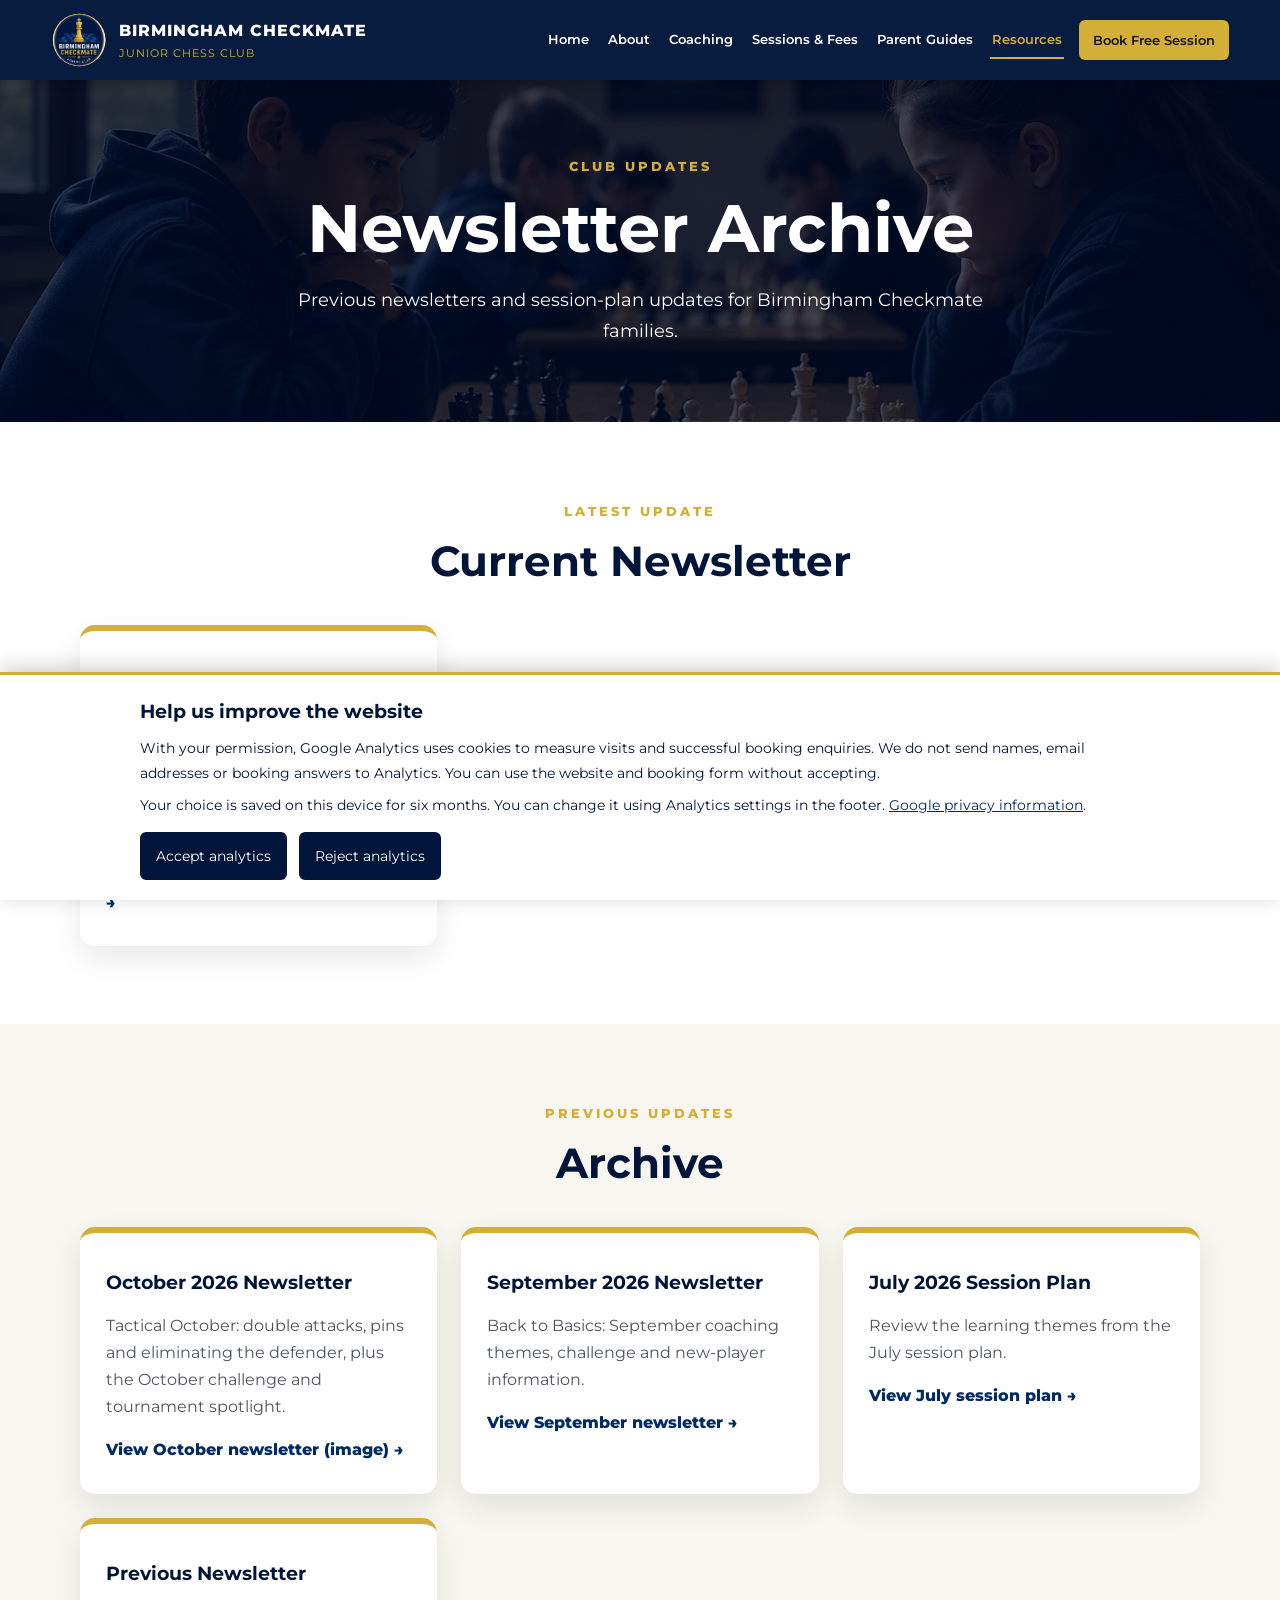
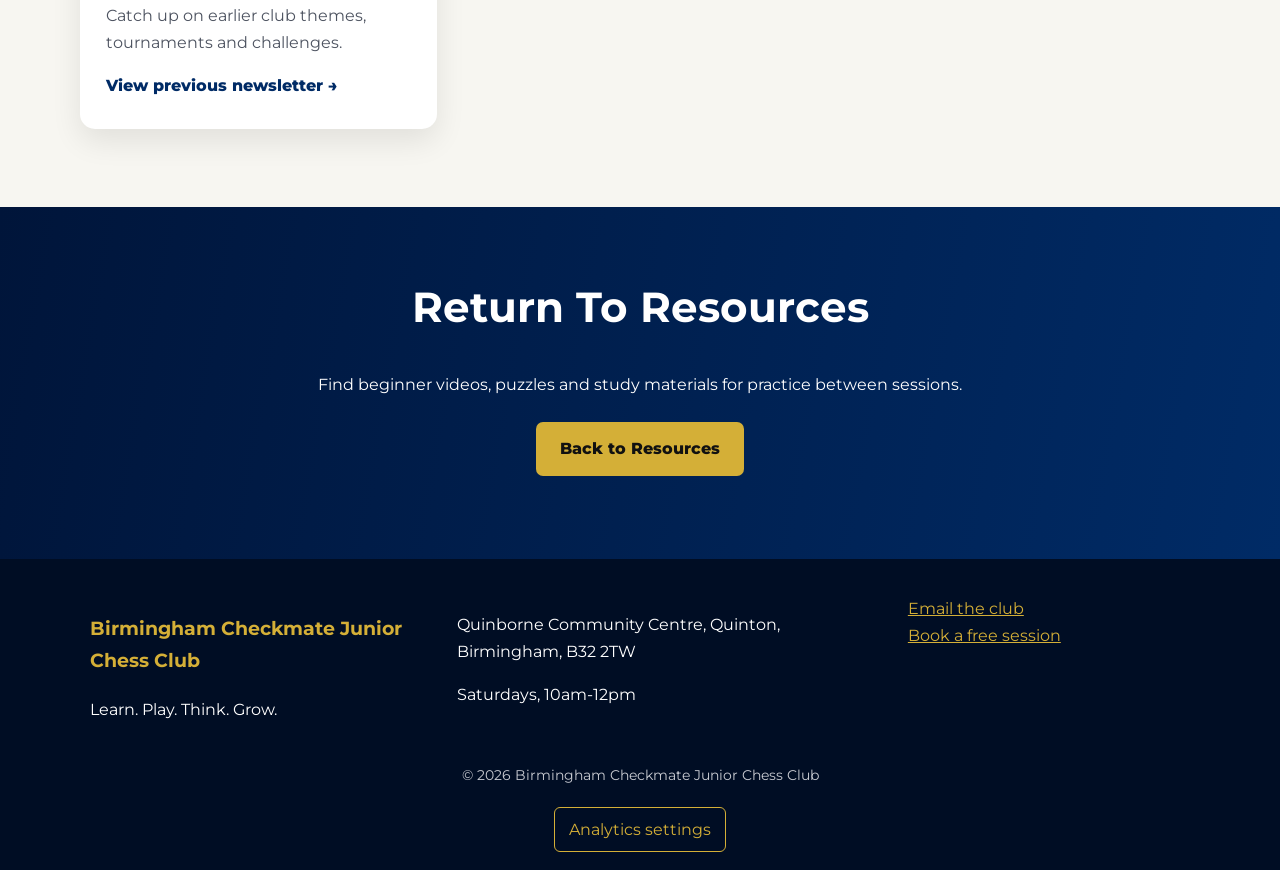
<file: newsletter-archive.html>
<!DOCTYPE html>
<html lang="en-GB">
<head>
  <meta charset="UTF-8"><meta name="viewport" content="width=device-width, initial-scale=1.0">
  <meta name="description" content="Archive of Birmingham Checkmate Junior Chess Club newsletters and previous session-plan updates.">
  <title>Newsletter Archive | Birmingham Checkmate</title>
  <link rel="stylesheet" href="style.css"><link rel="preconnect" href="https://fonts.googleapis.com"><link rel="preconnect" href="https://fonts.gstatic.com" crossorigin><link href="https://fonts.googleapis.com/css2?family=Montserrat:wght@400;500;600;700;800&display=swap" rel="stylesheet">
  <link rel="stylesheet" href="analytics.css">
  <script src="analytics.js" defer></script>
</head>
<body>
  <a class="skip-link" href="#main-content">Skip to main content</a>
  <nav class="navbar" aria-label="Main navigation"><a class="nav-brand" href="index.html"><img src="images/logo.webp" alt="" class="logo" width="58" height="58"><span class="brand-text"><span class="brand-title">Birmingham Checkmate</span><span class="brand-subtitle">Junior Chess Club</span></span></a><button class="menu-toggle" type="button" aria-expanded="false" aria-controls="primary-navigation"><span class="menu-icon" aria-hidden="true"></span><span>Menu</span></button><div class="nav-links" id="primary-navigation"><a href="index.html">Home</a><a href="about.html">About</a><a href="coaching.html">Coaching</a><a href="sessions.html">Sessions &amp; Fees</a><a href="guides.html">Parent Guides</a><a class="active" href="resources.html">Resources</a><a class="nav-cta" href="sessions.html#book">Book Free Session</a></div></nav>
  <header class="page-hero"><div><p class="eyebrow">Club updates</p><h1>Newsletter Archive</h1><p>Previous newsletters and session-plan updates for Birmingham Checkmate families.</p></div></header>
  <main id="main-content">
    <section class="section"><p class="section-eyebrow">Latest update</p><h2>Current Newsletter</h2><div class="card-grid three">
      <article class="resource-card"><h3>November 2026 Newsletter</h3><p>Think ahead this November: safe captures, counting exchanges, mate in two and knight forks. Plus Ameet Ghasi's visit and the Warwickshire Junior Championship.</p><a href="birmingham-checkmate-november-2026-newsletter.png" target="_blank" rel="noopener noreferrer">View November newsletter (image) →</a></article>
    </div></section>
    <section class="section alt-section"><p class="section-eyebrow">Previous updates</p><h2>Archive</h2><div class="card-grid three">
      <article class="resource-card"><h3>October 2026 Newsletter</h3><p>Tactical October: double attacks, pins and eliminating the defender, plus the October challenge and tournament spotlight.</p><a href="birmingham-checkmate-october-2026-newsletter.png" target="_blank" rel="noopener noreferrer">View October newsletter (image) →</a></article>
      <article class="resource-card"><h3>September 2026 Newsletter</h3><p>Back to Basics: September coaching themes, challenge and new-player information.</p><a href="birmingham-checkmate-september-2026-newsletter.pdf" target="_blank" rel="noopener noreferrer">View September newsletter →</a></article>
      <article class="resource-card"><h3>July 2026 Session Plan</h3><p>Review the learning themes from the July session plan.</p><a href="images/july-2026-session-plan.webp" target="_blank" rel="noopener noreferrer">View July session plan →</a></article>
      <article class="resource-card"><h3>Previous Newsletter</h3><p>Catch up on earlier club themes, tournaments and challenges.</p><a href="images/birmingham-checkmate-newsletter.webp" target="_blank" rel="noopener noreferrer">View previous newsletter →</a></article>
    </div></section>
    <section class="cta-section"><div><h2>Return To Resources</h2><p>Find beginner videos, puzzles and study materials for practice between sessions.</p><a class="button" href="resources.html">Back to Resources</a></div></section>
  </main>
  <footer class="site-footer"><div class="footer-content"><div><h3>Birmingham Checkmate Junior Chess Club</h3><p>Learn. Play. Think. Grow.</p></div><div><p>Quinborne Community Centre, Quinton, Birmingham, B32 2TW</p><p>Saturdays, 10am-12pm</p></div><div><a href="mailto:birmingham_checkmate@outlook.com">Email the club</a><br><a href="sessions.html#book">Book a free session</a></div></div><p class="footer-bottom">© 2026 Birmingham Checkmate Junior Chess Club</p></footer>
  <script src="navigation.js"></script>
</body>
</html>
</file>
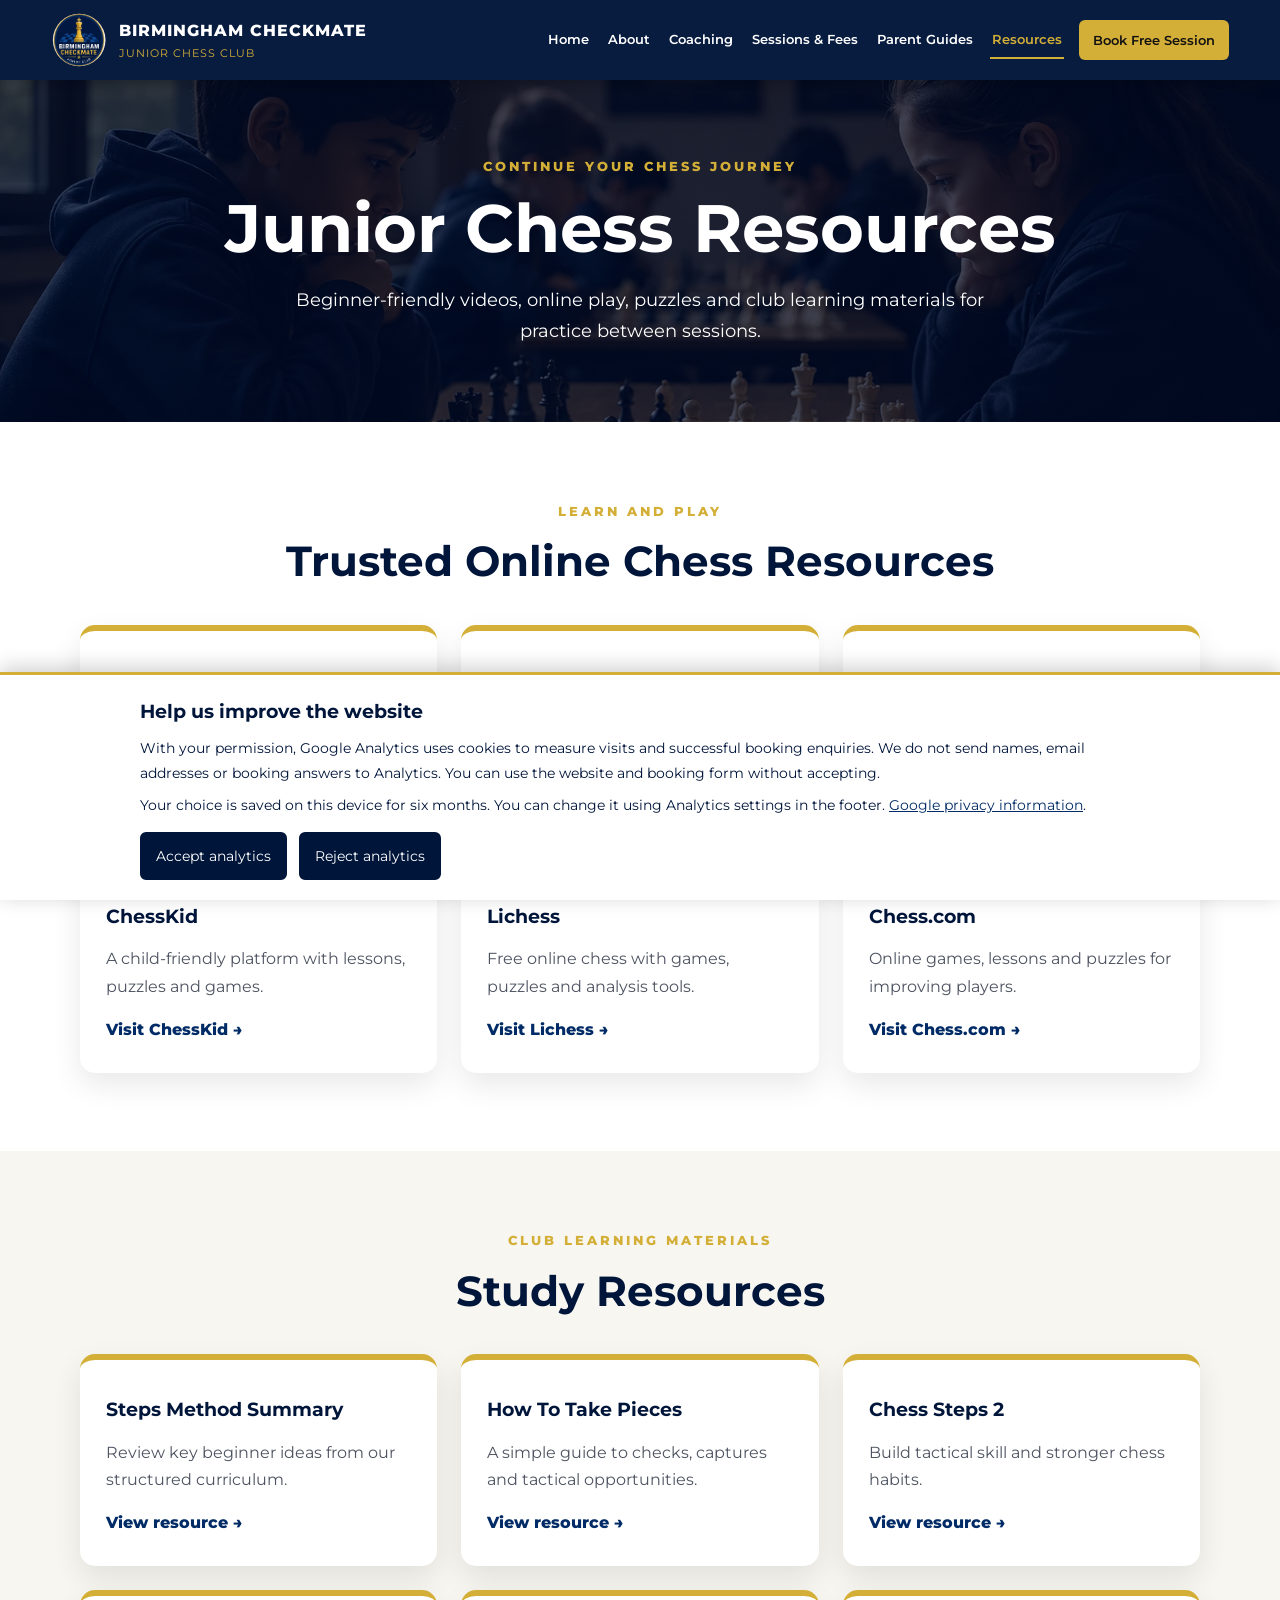
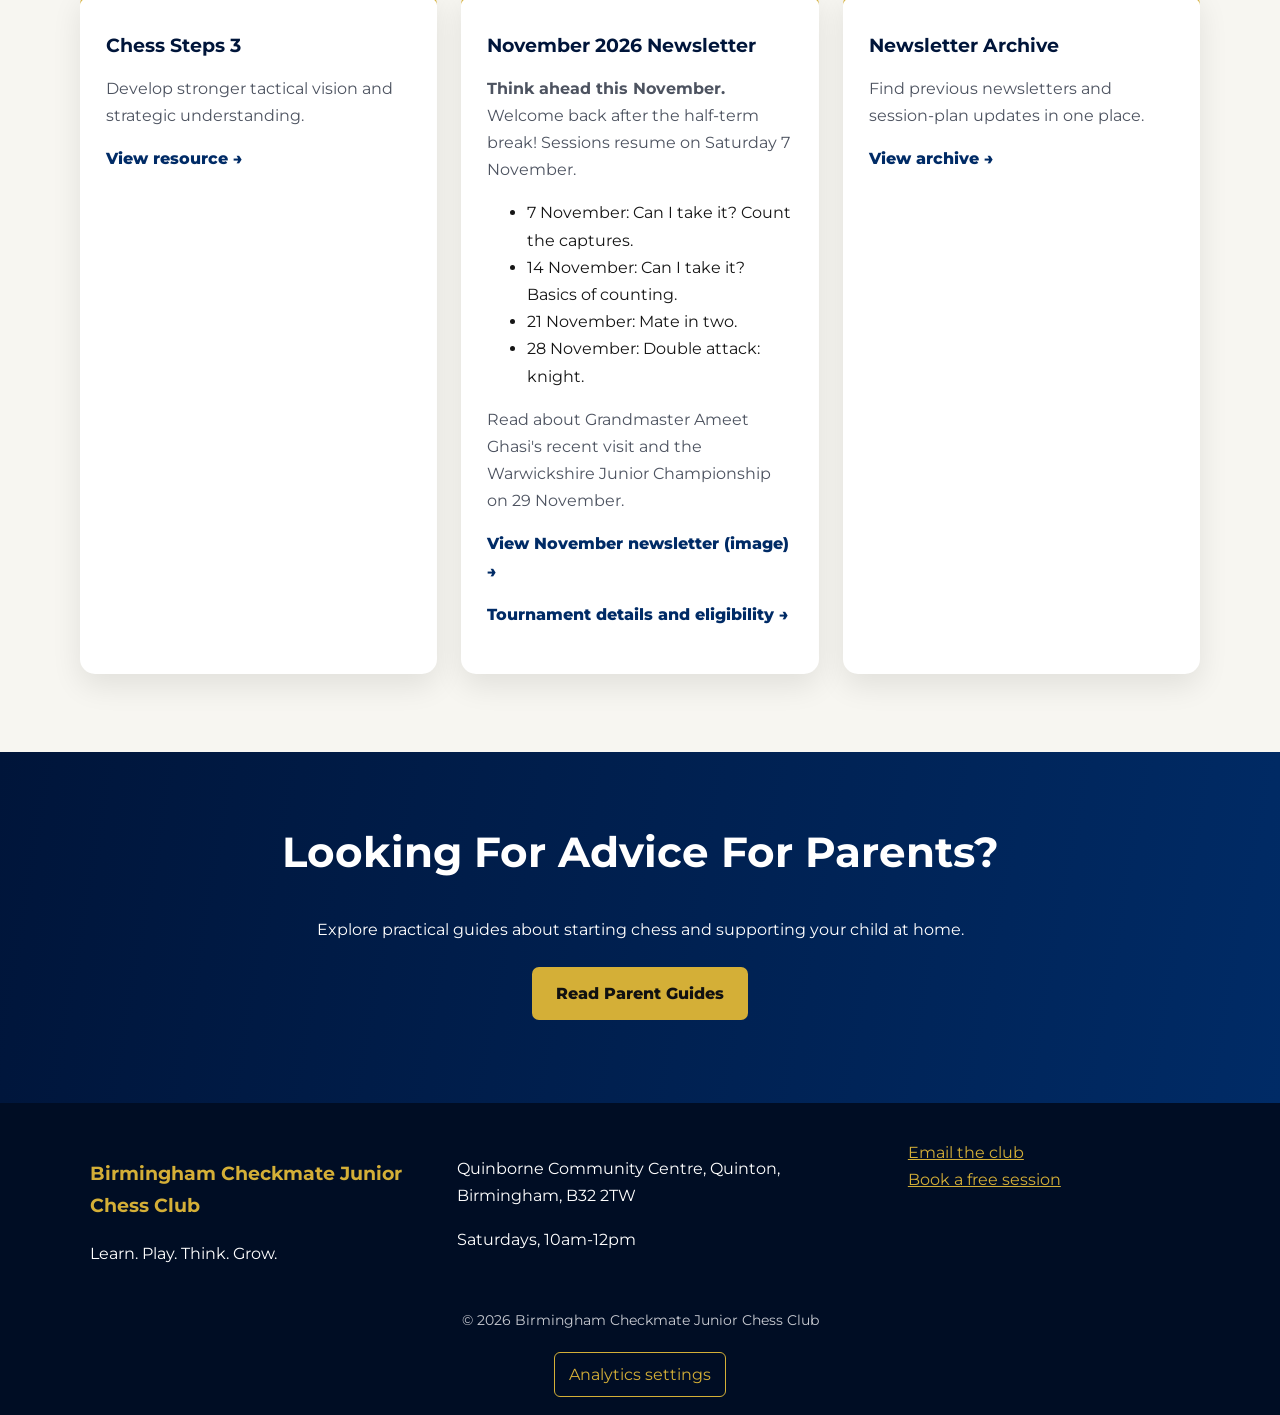
<file: resources.html>
<!DOCTYPE html>
<html lang="en-GB">
<head>
  <meta charset="UTF-8"><meta name="viewport" content="width=device-width, initial-scale=1.0">
  <meta name="description" content="Junior chess resources, beginner videos, puzzles and Birmingham Checkmate study materials for children learning chess.">
  <title>Junior Chess Resources | Birmingham Checkmate</title>
  <link rel="stylesheet" href="style.css"><link rel="preconnect" href="https://fonts.googleapis.com"><link rel="preconnect" href="https://fonts.gstatic.com" crossorigin><link href="https://fonts.googleapis.com/css2?family=Montserrat:wght@400;500;600;700;800&display=swap" rel="stylesheet">
  <link rel="stylesheet" href="analytics.css">
  <script src="analytics.js" defer></script>
</head>
<body>
  <a class="skip-link" href="#main-content">Skip to main content</a>
  <nav class="navbar" aria-label="Main navigation"><a class="nav-brand" href="index.html"><img src="images/logo.webp" alt="" class="logo" width="58" height="58"><span class="brand-text"><span class="brand-title">Birmingham Checkmate</span><span class="brand-subtitle">Junior Chess Club</span></span></a><button class="menu-toggle" type="button" aria-expanded="false" aria-controls="primary-navigation"><span class="menu-icon" aria-hidden="true"></span><span>Menu</span></button><div class="nav-links" id="primary-navigation"><a href="index.html">Home</a><a href="about.html">About</a><a href="coaching.html">Coaching</a><a href="sessions.html">Sessions &amp; Fees</a><a href="guides.html">Parent Guides</a><a class="active" href="resources.html">Resources</a><a class="nav-cta" href="sessions.html#book">Book Free Session</a></div></nav>
  <header class="page-hero"><div><p class="eyebrow">Continue your chess journey</p><h1>Junior Chess Resources</h1><p>Beginner-friendly videos, online play, puzzles and club learning materials for practice between sessions.</p></div></header>
  <main id="main-content">
    <section class="section"><p class="section-eyebrow">Learn and play</p><h2>Trusted Online Chess Resources</h2><div class="card-grid three">
      <article class="resource-card"><h3>ChessKid Beginners Series</h3><p>Friendly videos explaining the pieces and first games.</p><a href="https://www.youtube.com/watch?v=YdnvlntAQH8" target="_blank" rel="noopener noreferrer">Watch beginner video →</a></article>
      <article class="resource-card"><h3>Lichess Practice</h3><p>Free interactive checkmate, tactical and endgame exercises.</p><a href="https://lichess.org/practice" target="_blank" rel="noopener noreferrer">Start practising →</a></article>
      <article class="resource-card"><h3>Puzzle Training</h3><p>Solve tactical puzzles and sharpen pattern recognition.</p><a href="https://lichess.org/training" target="_blank" rel="noopener noreferrer">Solve puzzles →</a></article>
      <article class="resource-card"><h3>ChessKid</h3><p>A child-friendly platform with lessons, puzzles and games.</p><a href="https://www.chesskid.com" target="_blank" rel="noopener noreferrer">Visit ChessKid →</a></article>
      <article class="resource-card"><h3>Lichess</h3><p>Free online chess with games, puzzles and analysis tools.</p><a href="https://www.lichess.org" target="_blank" rel="noopener noreferrer">Visit Lichess →</a></article>
      <article class="resource-card"><h3>Chess.com</h3><p>Online games, lessons and puzzles for improving players.</p><a href="https://www.chess.com" target="_blank" rel="noopener noreferrer">Visit Chess.com →</a></article>
    </div></section>
    <section class="section alt-section"><p class="section-eyebrow">Club learning materials</p><h2>Study Resources</h2><div class="card-grid three">
      <article class="resource-card"><h3>Steps Method Summary</h3><p>Review key beginner ideas from our structured curriculum.</p><a href="images/chess-steps-1-beginners.webp" target="_blank" rel="noopener noreferrer">View resource →</a></article>
      <article class="resource-card"><h3>How To Take Pieces</h3><p>A simple guide to checks, captures and tactical opportunities.</p><a href="images/can-i-take-it-framework.webp" target="_blank" rel="noopener noreferrer">View resource →</a></article>
      <article class="resource-card"><h3>Chess Steps 2</h3><p>Build tactical skill and stronger chess habits.</p><a href="images/chess-steps-2.webp" target="_blank" rel="noopener noreferrer">View resource →</a></article>
      <article class="resource-card"><h3>Chess Steps 3</h3><p>Develop stronger tactical vision and strategic understanding.</p><a href="images/chess-steps-3.webp" target="_blank" rel="noopener noreferrer">View resource →</a></article>
      <article class="resource-card" id="latest-newsletter"><h3>November 2026 Newsletter</h3><p><strong>Think ahead this November.</strong> Welcome back after the half-term break! Sessions resume on Saturday 7 November.</p><ul><li>7 November: Can I take it? Count the captures.</li><li>14 November: Can I take it? Basics of counting.</li><li>21 November: Mate in two.</li><li>28 November: Double attack: knight.</li></ul><p>Read about Grandmaster Ameet Ghasi's recent visit and the Warwickshire Junior Championship on 29 November.</p><a href="birmingham-checkmate-november-2026-newsletter.png" target="_blank" rel="noopener noreferrer">View November newsletter (image) →</a><p><a href="https://warwickshirechess.org/2026-warwickshire-junior-championship/" target="_blank" rel="noopener noreferrer">Tournament details and eligibility →</a></p></article>
      <article class="resource-card"><h3>Newsletter Archive</h3><p>Find previous newsletters and session-plan updates in one place.</p><a href="newsletter-archive.html">View archive →</a></article>
    </div></section>
    <section class="cta-section"><div><h2>Looking For Advice For Parents?</h2><p>Explore practical guides about starting chess and supporting your child at home.</p><a class="button" href="guides.html">Read Parent Guides</a></div></section>
  </main>
  <footer class="site-footer"><div class="footer-content"><div><h3>Birmingham Checkmate Junior Chess Club</h3><p>Learn. Play. Think. Grow.</p></div><div><p>Quinborne Community Centre, Quinton, Birmingham, B32 2TW</p><p>Saturdays, 10am-12pm</p></div><div><a href="mailto:birmingham_checkmate@outlook.com">Email the club</a><br><a href="sessions.html#book">Book a free session</a></div></div><p class="footer-bottom">© 2026 Birmingham Checkmate Junior Chess Club</p></footer>
  <script src="navigation.js"></script>
</body>
</html>
</file>
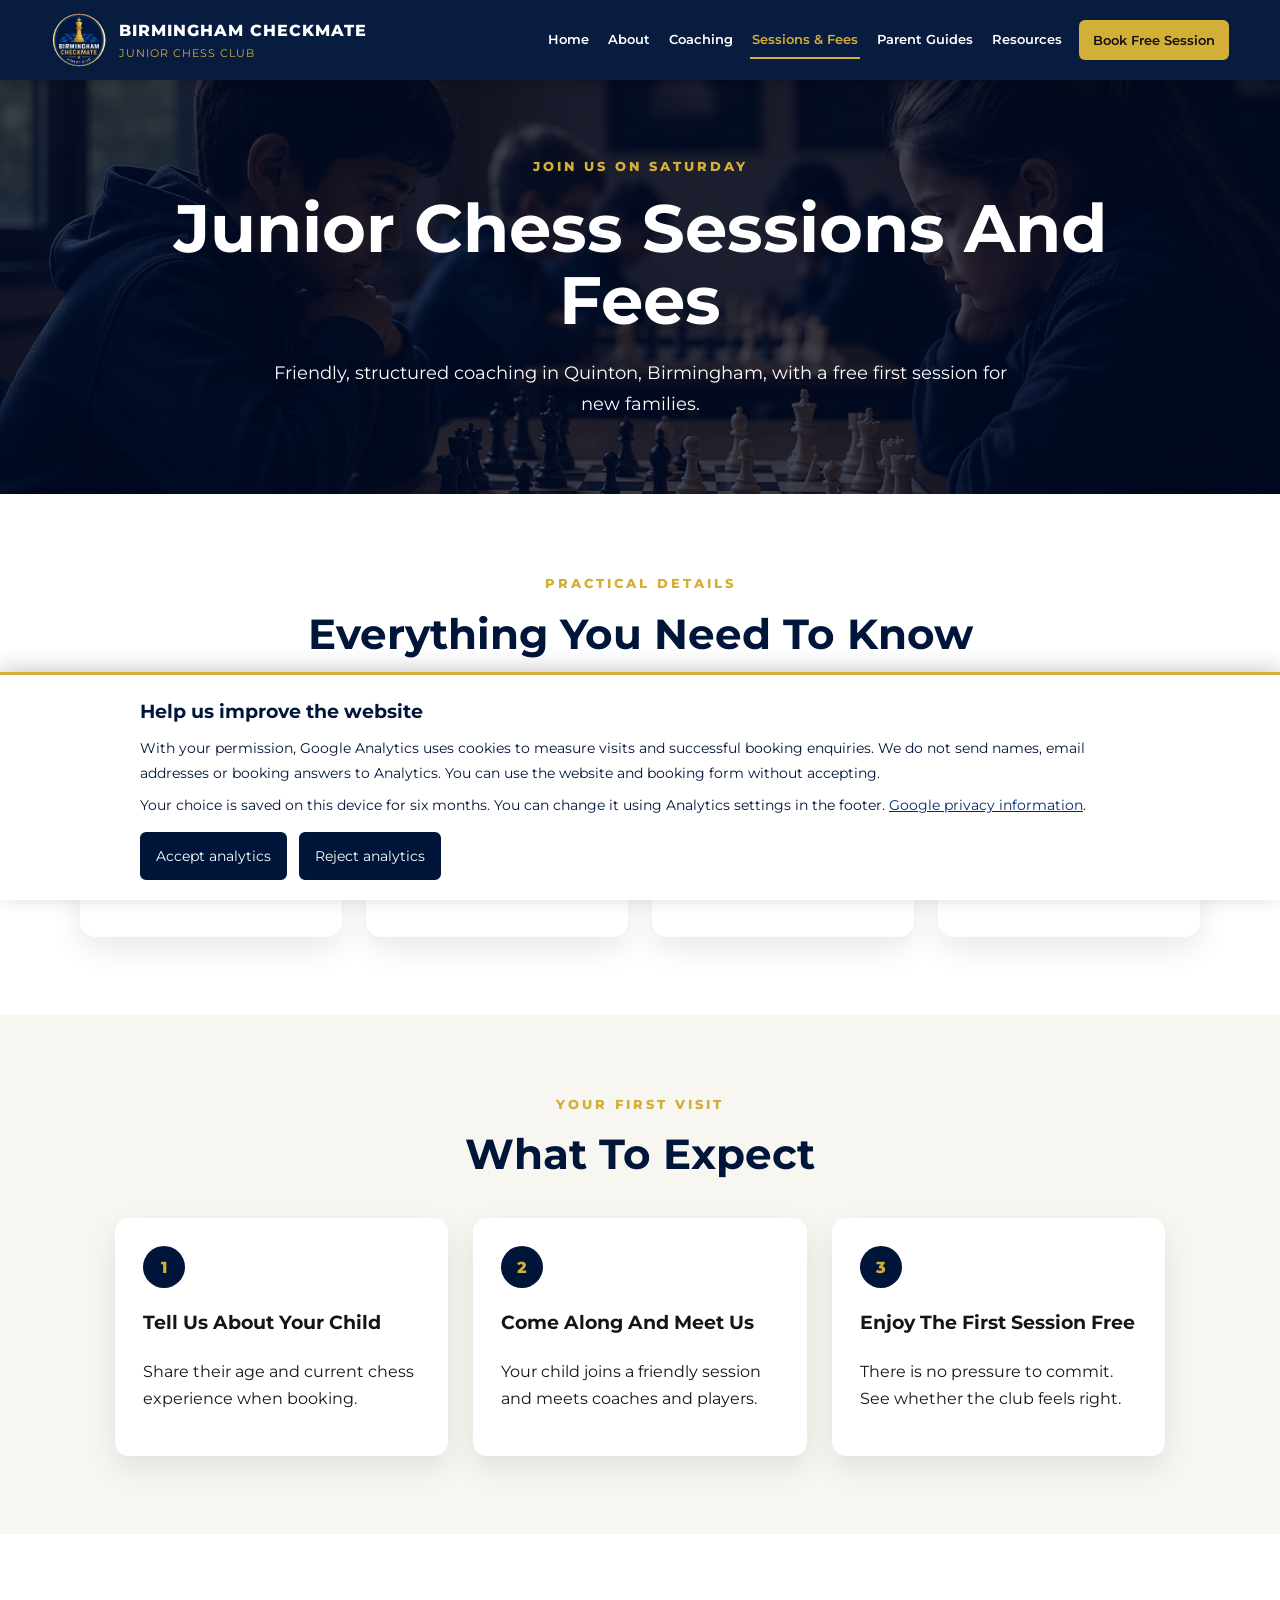
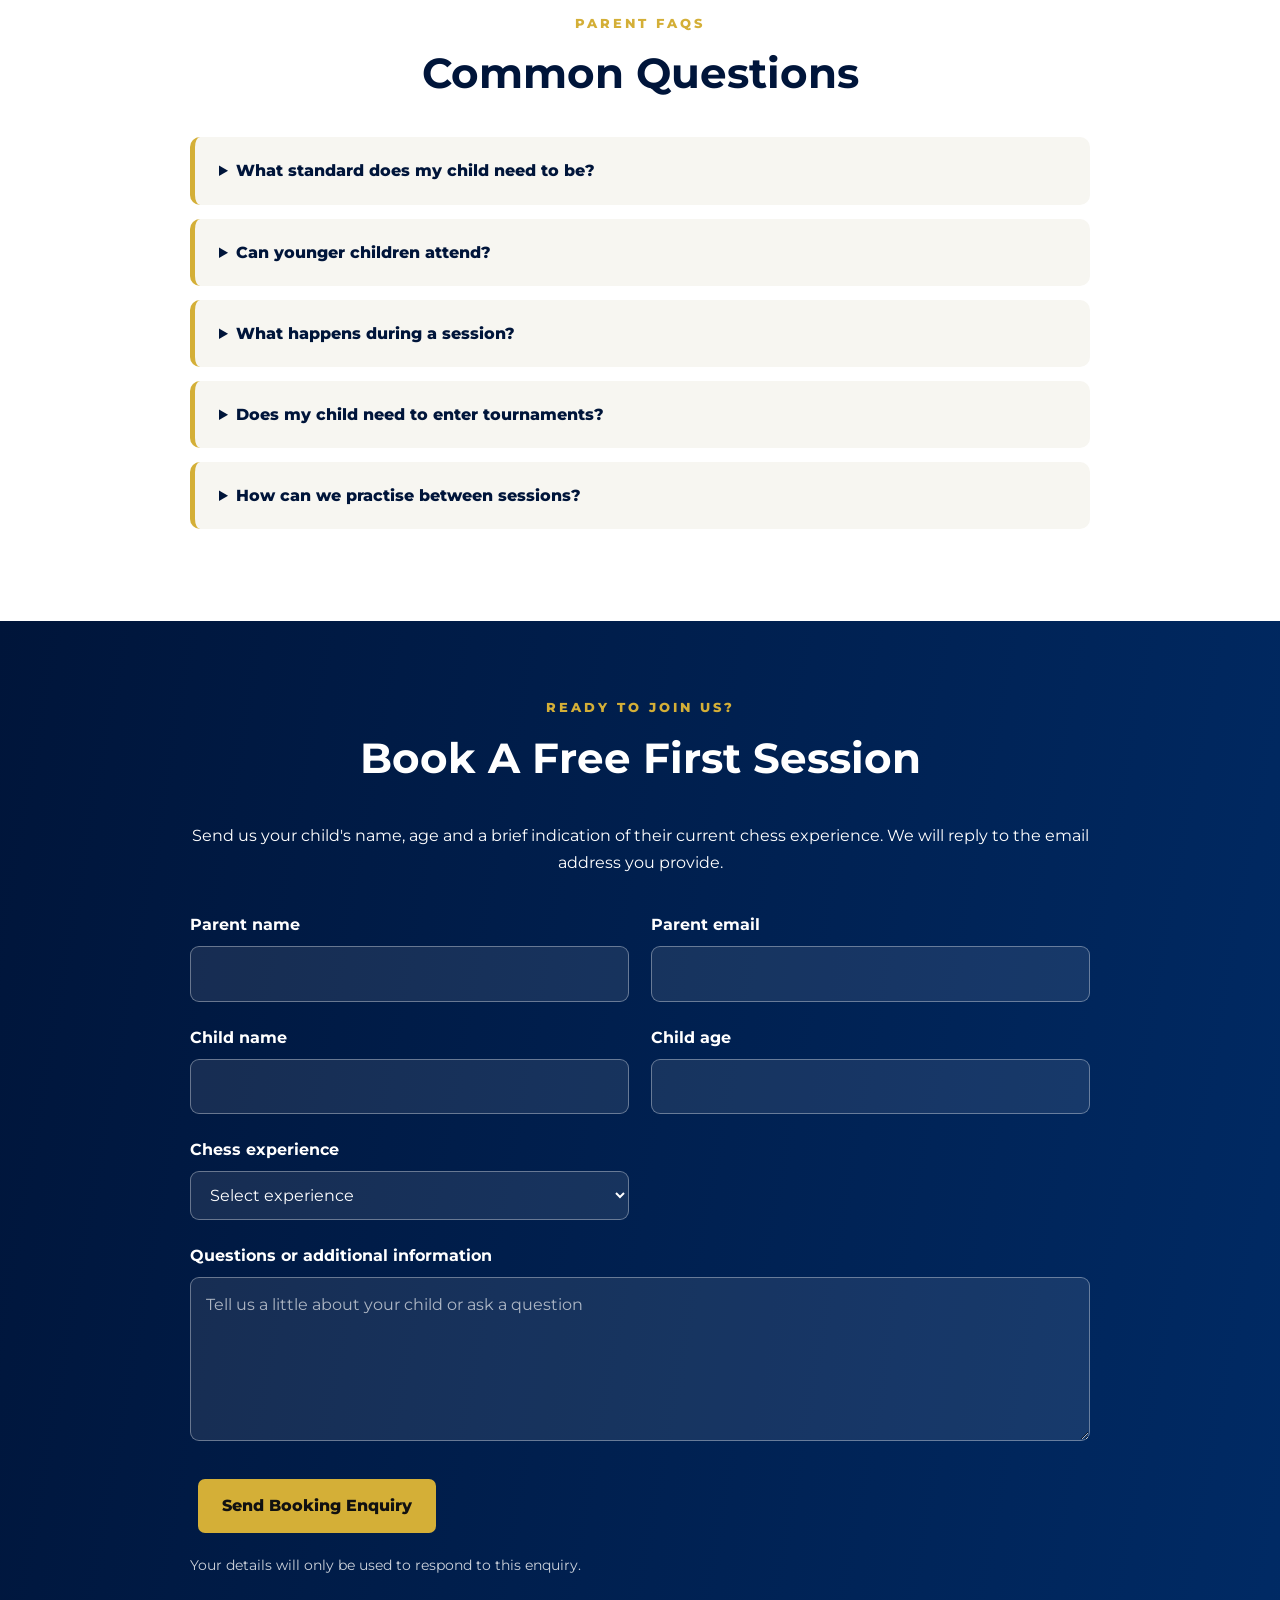
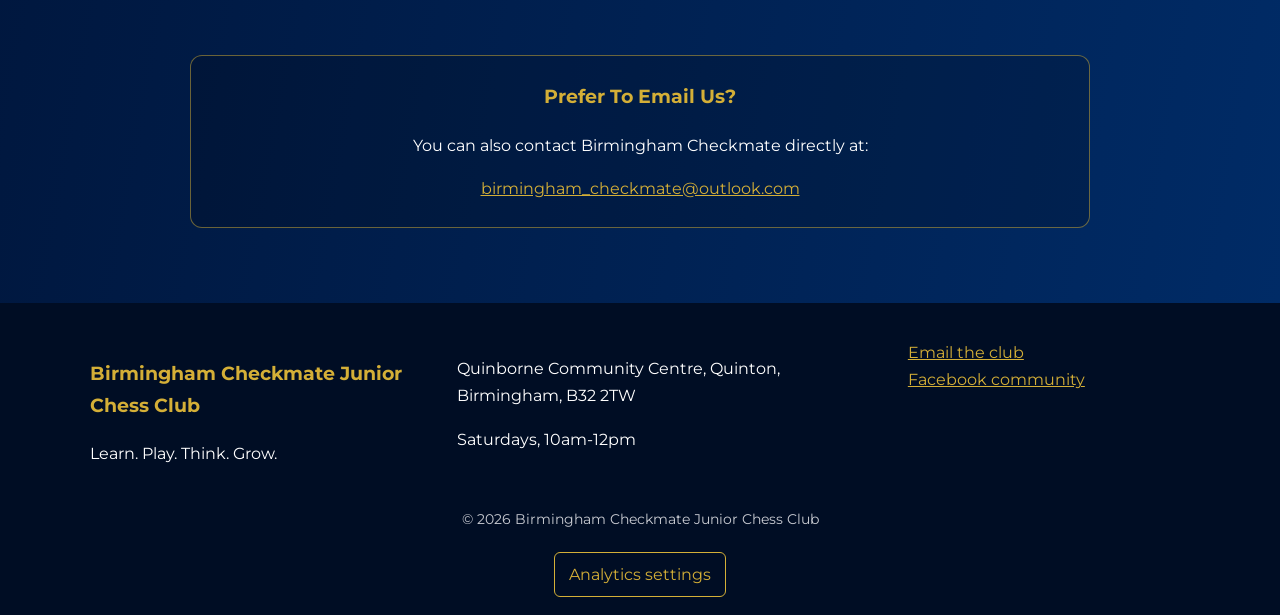
<file: sessions.html>
<!DOCTYPE html>
<html lang="en-GB">
<head>
  <meta charset="UTF-8"><meta name="viewport" content="width=device-width, initial-scale=1.0">
  <meta name="description" content="Junior chess club sessions in Quinton, Birmingham. Saturdays 10am-12pm for ages 7-16, £6 per session and the first session is free.">
  <title>Junior Chess Sessions & Fees Birmingham | Birmingham Checkmate</title>
  <link rel="stylesheet" href="style.css"><link rel="preconnect" href="https://fonts.googleapis.com"><link rel="preconnect" href="https://fonts.gstatic.com" crossorigin><link href="https://fonts.googleapis.com/css2?family=Montserrat:wght@400;500;600;700;800&display=swap" rel="stylesheet">
  <script type="application/ld+json">
  {"@context":"https://schema.org","@type":"Event","name":"Birmingham Checkmate Saturday Junior Chess Session","description":"Structured junior chess coaching and friendly games for children aged 7-16.","eventSchedule":{"@type":"Schedule","repeatFrequency":"P1W","byDay":"https://schema.org/Saturday","startTime":"10:00","endTime":"12:00"},"location":{"@type":"Place","name":"Quinborne Community Centre","address":{"@type":"PostalAddress","streetAddress":"Ridgacre Road","addressLocality":"Quinton","addressRegion":"Birmingham","postalCode":"B32 2TW","addressCountry":"GB"}},"offers":{"@type":"Offer","price":"6","priceCurrency":"GBP"}}
  </script>
  <link rel="stylesheet" href="analytics.css">
  <script src="analytics.js" defer></script>
</head>
<body>
  <a class="skip-link" href="#main-content">Skip to main content</a>
  <nav class="navbar" aria-label="Main navigation"><a class="nav-brand" href="index.html"><img src="images/logo.webp" alt="" class="logo" width="58" height="58"><span class="brand-text"><span class="brand-title">Birmingham Checkmate</span><span class="brand-subtitle">Junior Chess Club</span></span></a><button class="menu-toggle" type="button" aria-expanded="false" aria-controls="primary-navigation"><span class="menu-icon" aria-hidden="true"></span><span>Menu</span></button><div class="nav-links" id="primary-navigation"><a href="index.html">Home</a><a href="about.html">About</a><a href="coaching.html">Coaching</a><a class="active" href="sessions.html">Sessions &amp; Fees</a><a href="guides.html">Parent Guides</a><a href="resources.html">Resources</a><a class="nav-cta" href="#book">Book Free Session</a></div></nav>
  <header class="page-hero"><div><p class="eyebrow">Join us on Saturday</p><h1>Junior Chess Sessions And Fees</h1><p>Friendly, structured coaching in Quinton, Birmingham, with a free first session for new families.</p></div></header>
  <main id="main-content">
    <section class="section"><p class="section-eyebrow">Practical details</p><h2>Everything You Need To Know</h2><div class="card-grid four">
      <article class="card centred"><h3>Venue</h3><p>Quinborne Community Centre<br>Ridgacre Road, Quinton<br>Birmingham, B32 2TW</p></article>
      <article class="card centred"><h3>Time</h3><p>Saturdays<br><strong>10:00am-12:00pm</strong></p></article>
      <article class="card centred"><h3>Ages</h3><p>Mainly for children aged<br><strong>7-16 years</strong></p></article>
      <article class="card centred"><h3>Cost</h3><p><strong>£6 per session</strong><br>First session free</p></article>
    </div></section>
    <section class="section alt-section"><p class="section-eyebrow">Your first visit</p><h2>What To Expect</h2><div class="timeline"><div><span>1</span><h3>Tell Us About Your Child</h3><p>Share their age and current chess experience when booking.</p></div><div><span>2</span><h3>Come Along And Meet Us</h3><p>Your child joins a friendly session and meets coaches and players.</p></div><div><span>3</span><h3>Enjoy The First Session Free</h3><p>There is no pressure to commit. See whether the club feels right.</p></div></div></section>
    <section class="section"><p class="section-eyebrow">Parent FAQs</p><h2>Common Questions</h2><div class="faq-list">
      <details><summary>What standard does my child need to be?</summary><p>Children should understand the basic rules and be able to play a complete game without assistance. Complete beginners can begin with the resources on our <a href="resources.html">Resources page</a>.</p></details>
      <details><summary>Can younger children attend?</summary><p>The club is mainly for ages 7-16. Younger children may be considered individually, as focus and concentration are important for enjoying a two-hour session.</p></details>
      <details><summary>What happens during a session?</summary><p>Sessions combine structured lessons, tactical puzzles, mini-tournaments, individual guidance and friendly competitive games.</p></details>
      <details><summary>Does my child need to enter tournaments?</summary><p>No. Some players enjoy chess as a weekly hobby, while others prepare for school, county or national events. Both journeys are valued.</p></details>
      <details><summary>How can we practise between sessions?</summary><p>Our <a href="resources.html">junior chess resources</a> and <a href="guides.html#support-at-home">parent guide to supporting chess at home</a> offer simple ways to continue learning.</p></details>
    </div></section>
    <section class="booking-section" id="book"><div class="contact-panel"><p class="section-eyebrow">Ready to join us?</p><h2>Book A Free First Session</h2><p>Send us your child's name, age and a brief indication of their current chess experience. We will reply to the email address you provide.</p>
      <form class="enquiry-form" id="booking-form" action="https://formsubmit.co/birmingham_checkmate@outlook.com" method="POST">
        <input type="hidden" name="_subject" value="New Free First Session Enquiry">
        <input type="hidden" name="_template" value="table">
        <input type="hidden" name="_captcha" value="false">
        <input class="honeypot" type="text" name="_honey" tabindex="-1" autocomplete="off" aria-hidden="true">
        <div class="form-grid">
          <div class="form-group"><label for="parent-name">Parent name</label><input type="text" id="parent-name" name="Parent Name" autocomplete="name" required></div>
          <div class="form-group"><label for="parent-email">Parent email</label><input type="email" id="parent-email" name="email" autocomplete="email" required></div>
          <div class="form-group"><label for="child-name">Child name</label><input type="text" id="child-name" name="Child Name" required></div>
          <div class="form-group"><label for="child-age">Child age</label><input type="number" id="child-age" name="Child Age" min="5" max="18" required></div>
          <div class="form-group"><label for="experience">Chess experience</label><select id="experience" name="Chess Experience" required><option value="" selected disabled>Select experience</option><option>Beginner</option><option>Knows the rules</option><option>School chess experience</option><option>Club or tournament experience</option></select></div>
        </div>
        <div class="form-group"><label for="questions">Questions or additional information</label><textarea id="questions" name="Questions" rows="5" placeholder="Tell us a little about your child or ask a question"></textarea></div>
        <button type="submit" class="button" id="booking-submit">Send Booking Enquiry</button>
        <p class="form-note">Your details will only be used to respond to this enquiry.</p>
        <div class="form-status" id="form-status" role="status" aria-live="polite"></div>
      </form>
      <div class="success-panel" id="booking-success" role="status" tabindex="-1" hidden>
        <h3>Thank You - Your Enquiry Has Been Sent</h3>
        <p>We have received your request for a free first session and will reply to the parent email address provided.</p>
        <a class="button secondary-button" href="index.html">Return To Home</a>
      </div>
      <div class="email-fallback"><h3>Prefer To Email Us?</h3><p>You can also contact Birmingham Checkmate directly at:</p><a href="mailto:birmingham_checkmate@outlook.com">birmingham_checkmate@outlook.com</a></div>
    </div></section>
  </main>
  <footer class="site-footer"><div class="footer-content"><div><h3>Birmingham Checkmate Junior Chess Club</h3><p>Learn. Play. Think. Grow.</p></div><div><p>Quinborne Community Centre, Quinton, Birmingham, B32 2TW</p><p>Saturdays, 10am-12pm</p></div><div><a href="mailto:birmingham_checkmate@outlook.com">Email the club</a><br><a href="https://www.facebook.com/groups/1197927609034514" target="_blank" rel="noopener noreferrer">Facebook community</a></div></div><p class="footer-bottom">© 2026 Birmingham Checkmate Junior Chess Club</p></footer>
  <script src="navigation.js"></script>
  <script src="booking-form.js"></script>
</body>
</html>
</file>
<file: style.css>
:root{--navy:#00153a;--blue:#002b66;--gold:#d4af37;--cream:#f7f6f1;--text:#151515;--muted:#4d5360;--shadow:0 12px 30px rgba(0,0,0,.09)}
*{box-sizing:border-box}html{max-width:100%;overflow-x:hidden;scroll-behavior:smooth;scroll-padding-top:100px}body{max-width:100%;overflow-x:hidden;margin:0;background:#fff;color:var(--text);font-family:"Montserrat",sans-serif;line-height:1.7}img,svg,video{max-width:100%;height:auto}a,button,input,select,textarea{font:inherit}a{overflow-wrap:anywhere}a:focus-visible,button:focus-visible,input:focus-visible,select:focus-visible,textarea:focus-visible,summary:focus-visible{outline:3px solid var(--gold);outline-offset:4px}.skip-link{position:fixed;top:8px;left:8px;z-index:2000;padding:10px 15px;background:var(--gold);color:#111;font-weight:700;transform:translateY(-150%)}.skip-link:focus{transform:translateY(0)}
.navbar{position:sticky;top:0;z-index:1000;display:flex;align-items:center;justify-content:space-between;gap:24px;padding:12px 4%;background:rgba(0,21,58,.97);box-shadow:0 3px 14px rgba(0,0,0,.25)}.nav-brand,.brand-text,.nav-links{display:flex}.nav-brand{align-items:center;gap:12px;text-decoration:none}.brand-text{flex-direction:column}.logo{width:56px;height:56px;object-fit:cover;clip-path:circle(47% at 50% 50%);filter:drop-shadow(0 2px 3px rgba(0,0,0,.35))}.brand-title,.brand-subtitle{text-transform:uppercase;letter-spacing:1px}.brand-title{color:#fff;font-size:1rem;font-weight:800}.brand-subtitle{color:var(--gold);font-size:.7rem}.nav-links{align-items:center;justify-content:flex-end;gap:8px 15px}.nav-links a{padding:7px 2px;border-bottom:2px solid transparent;color:#fff;font-size:.82rem;font-weight:600;text-decoration:none;white-space:nowrap}.nav-links a:hover,.nav-links a.active{border-color:var(--gold);color:var(--gold)}.nav-links .nav-cta{padding:9px 14px;border:0;border-radius:6px;background:var(--gold);color:#111}.menu-toggle{display:none;align-items:center;gap:9px;padding:9px 12px;border:1px solid rgba(255,255,255,.35);border-radius:7px;background:transparent;color:#fff;cursor:pointer;font-weight:700}.menu-icon,.menu-icon::before,.menu-icon::after{display:block;width:20px;height:2px;background:currentColor}.menu-icon{position:relative}.menu-icon::before,.menu-icon::after{position:absolute;left:0;content:""}.menu-icon::before{top:-6px}.menu-icon::after{top:6px}
.hero,.page-hero{background-color:var(--navy);background-image:linear-gradient(rgba(0,10,40,.74),rgba(0,10,40,.74)),url("images/hero-2.webp");background-position:center;background-size:cover;color:#fff;text-align:center}.hero{padding:105px 20px}.page-hero{padding:75px 20px}.hero-content,.page-hero>div{max-width:1000px;margin:auto}.hero h1,.page-hero h1{margin:0;font-size:clamp(2.5rem,6vw,4.2rem);line-height:1.08}.hero-text,.page-hero p:last-child{max-width:760px;margin:20px auto 0;font-size:1.15rem}.eyebrow,.section-eyebrow{margin:0 0 14px;color:var(--gold);font-size:.83rem;font-weight:800;letter-spacing:3px;text-align:center;text-transform:uppercase}.section-eyebrow.left{text-align:left}.hero-buttons{margin-top:27px}.hero-facts{display:flex;flex-wrap:wrap;justify-content:center;gap:12px 28px;margin-top:27px;font-weight:700}
.button{display:inline-block;margin:8px;padding:13px 24px;border:0;border-radius:7px;background:var(--gold);color:#111;cursor:pointer;font-weight:800;text-decoration:none;transition:transform .2s,box-shadow .2s}.button:hover{transform:translateY(-2px);box-shadow:0 8px 18px rgba(0,0,0,.25)}.secondary-button{border:2px solid var(--gold);background:transparent;color:#fff}.section{padding:78px 20px}.alt-section{background:var(--cream)}.section h2,.cta-section h2,.booking-section h2{max-width:900px;margin:0 auto 38px;color:var(--navy);font-size:clamp(1.9rem,4vw,2.65rem);line-height:1.2;text-align:center}.section-intro{max-width:760px;margin:-15px auto 40px;color:var(--muted);font-size:1.08rem;text-align:center}.section-action{margin-top:32px;text-align:center}.text-link,.article-card a,.resource-card a{color:var(--blue);font-weight:800;text-decoration:none}.text-link:hover,.article-card a:hover,.resource-card a:hover{color:#9b7611}
.stats-section{padding:0 20px;background:linear-gradient(to bottom,var(--cream) 50%,#fff 50%)}.stats-panel{display:grid;grid-template-columns:repeat(4,1fr);gap:20px;max-width:1100px;margin:auto;padding:38px 30px;border-top:5px solid var(--gold);border-radius:0 0 18px 18px;background:linear-gradient(100deg,var(--navy),var(--blue));box-shadow:var(--shadow);text-align:center}.stat-number,.stat-label{display:block}.stat-number{color:var(--gold);font-size:clamp(2.3rem,5vw,3.7rem);font-weight:800;line-height:1}.stat-label{margin-top:9px;color:#fff;font-size:.8rem;font-weight:700;letter-spacing:1px;text-transform:uppercase}
.card-grid{display:grid;gap:24px;max-width:1120px;margin:auto}.card-grid.two{grid-template-columns:repeat(2,1fr)}.card-grid.three{grid-template-columns:repeat(3,1fr)}.card-grid.four{grid-template-columns:repeat(4,1fr)}.card,.article-card,.resource-card,.testimonial-card{margin:0;padding:30px 26px;border-top:6px solid var(--gold);border-radius:15px;background:#fff;box-shadow:var(--shadow)}.card h3,.article-card h3,.resource-card h3{margin:8px 0;color:var(--navy);line-height:1.3}.card p,.article-card p,.resource-card p{color:var(--muted)}.centred{text-align:center}.card-number,.article-label{color:#9b7611;font-size:.77rem;font-weight:800;letter-spacing:2px;text-transform:uppercase}.round-number{display:flex;align-items:center;justify-content:center;width:55px;height:55px;margin:0 auto 17px;border-radius:50%;background:var(--navy);color:var(--gold);font-size:1.35rem;font-weight:800}.testimonial-card p{font-size:1.02rem}.testimonial-card footer{color:var(--navy)}.value-row{display:flex;flex-wrap:wrap;justify-content:center;gap:12px;max-width:900px;margin:auto}.value-row span{padding:10px 18px;border-radius:999px;background:var(--navy);color:var(--gold);font-weight:800;text-transform:uppercase}
.prose-panel,.article-body{max-width:850px;margin:auto}.prose-panel{padding:45px;border-top:7px solid var(--gold);border-radius:16px;background:#fff;box-shadow:var(--shadow);text-align:center}.prose-panel h2{text-align:center}.lead{color:var(--navy);font-size:1.17rem;font-weight:600}.split-panel{display:grid;grid-template-columns:1.6fr 1fr;align-items:center;gap:35px;max-width:1050px;margin:auto}.split-panel h2{text-align:left}.highlight-box{padding:32px;border-left:6px solid var(--gold);border-radius:12px;background:var(--navy);color:#fff}.highlight-box strong{color:var(--gold);font-size:1.15rem}
.timeline{display:grid;grid-template-columns:repeat(3,1fr);gap:25px;max-width:1050px;margin:auto}.timeline div{padding:28px;border-radius:14px;background:#fff;box-shadow:var(--shadow)}.timeline span{display:flex;align-items:center;justify-content:center;width:42px;height:42px;border-radius:50%;background:var(--navy);color:var(--gold);font-weight:800}.faq-list{max-width:900px;margin:auto}.faq-list details{margin-bottom:14px;padding:20px 24px;border-left:5px solid var(--gold);border-radius:10px;background:var(--cream)}.faq-list summary{color:var(--navy);cursor:pointer;font-weight:800}.faq-list a{color:var(--blue);font-weight:700}
.guide-nav{position:sticky;top:82px;z-index:20;display:flex;flex-wrap:wrap;justify-content:center;gap:12px;padding:15px 20px;background:#fff;box-shadow:0 5px 12px rgba(0,0,0,.08)}.guide-nav a{padding:8px 14px;border-radius:999px;background:var(--cream);color:var(--navy);font-size:.88rem;font-weight:700;text-decoration:none}.article-section{padding:80px 20px}.article-body h2{margin:0 0 30px;color:var(--navy);font-size:clamp(2rem,4vw,2.7rem);line-height:1.2}.article-body h3{margin-top:32px;color:var(--blue)}.article-conclusion{margin-top:35px;padding:22px;border-left:5px solid var(--gold);background:var(--cream);color:var(--navy);font-weight:700}
.cta-section,.booking-section{padding:75px 20px;background:linear-gradient(100deg,var(--navy),var(--blue));color:#fff;text-align:center}.cta-section>div,.contact-panel{max-width:900px;margin:auto}.cta-section h2,.booking-section h2{color:#fff}.booking-section a{color:var(--gold)}.enquiry-form{margin:35px auto;text-align:left}.form-grid{display:grid;grid-template-columns:repeat(2,1fr);gap:0 22px}.form-group{margin-bottom:22px}.form-group label{display:block;margin-bottom:8px;font-weight:700}.form-group input,.form-group select,.form-group textarea{width:100%;padding:13px 15px;border:1px solid rgba(255,255,255,.35);border-radius:9px;background:rgba(255,255,255,.09);color:#fff}.form-group select option{background:var(--navy)}.form-group textarea{resize:vertical}.form-group textarea::placeholder{color:rgba(255,255,255,.65)}.honeypot{position:absolute!important;left:-9999px!important}.form-note{font-size:.85rem;opacity:.8}.form-status{min-height:28px;margin-top:15px;color:#fff;font-weight:700;text-align:center}.form-status.error{color:#ffd2d2}.success-panel{margin:35px auto;padding:32px;border:2px solid var(--gold);border-radius:14px;background:rgba(0,0,0,.18)}.success-panel h3{margin-top:0;color:var(--gold);font-size:1.45rem}.success-panel .secondary-button{color:#fff}.email-fallback{margin-top:32px;padding:25px;border:1px solid rgba(212,175,55,.5);border-radius:12px;background:rgba(0,0,0,.16)}.email-fallback h3{margin-top:0;color:var(--gold)}.contact-address{font-weight:700;word-break:break-word}
.site-footer{padding:36px 20px 18px;background:#000d24;color:#fff}.footer-content{display:grid;grid-template-columns:1.2fr 1.5fr 1fr;gap:28px;max-width:1100px;margin:auto}.site-footer h3,.site-footer a{color:var(--gold)}.footer-bottom{margin-top:25px;color:#c8cbd2;font-size:.85rem;text-align:center}
@media(max-width:1180px){.navbar{position:static;align-items:flex-start;flex-direction:column;width:100%}.nav-brand,.nav-links{max-width:100%}.nav-links{justify-content:flex-start}.guide-nav{top:0}.card-grid.four{grid-template-columns:repeat(2,1fr)}}@media(max-width:800px){.navbar{display:grid;grid-template-columns:minmax(0,1fr) auto;align-items:center;gap:10px 16px;padding:12px 16px}.menu-toggle{display:flex}.nav-links{display:none;grid-column:1/-1;flex-direction:column;align-items:stretch;width:100%;gap:0;padding:8px 0 2px;border-top:1px solid rgba(255,255,255,.18)}.navbar.menu-open .nav-links{display:flex}.nav-links a{width:100%;padding:11px 8px;border-bottom:1px solid rgba(255,255,255,.12);font-size:.84rem}.nav-links .nav-cta{margin-top:8px;text-align:center}.section,.article-section,.cta-section,.booking-section{padding:60px 20px}.card-grid.two,.card-grid.three,.timeline,.split-panel,.footer-content{grid-template-columns:1fr}.stats-panel{grid-template-columns:repeat(2,1fr)}.prose-panel{padding:32px 23px}.split-panel h2{text-align:center}.form-grid{grid-template-columns:1fr}}@media(max-width:520px){.brand-title{font-size:.86rem}.brand-subtitle{font-size:.61rem}.logo{width:46px;height:46px}.hero{padding:75px 20px}.hero-buttons .button{display:block;margin:12px auto}.stats-panel,.card-grid.four{grid-template-columns:1fr}.guide-nav{justify-content:flex-start;overflow-x:auto;overflow-y:hidden;max-width:100%;flex-wrap:nowrap}.guide-nav a{white-space:nowrap}}
</file>
<file: analytics.css>
.analytics-consent{position:fixed;bottom:0;left:0;right:0;z-index:3000;max-height:70vh;overflow:auto;padding:20px max(20px,calc((100vw - 1000px)/2));background:#fff;color:#00153a;border-top:3px solid #d4af37;box-shadow:0 -4px 20px #0003;font-size:.9rem}
.analytics-consent[hidden]{display:none}
.analytics-consent h2{font-size:1.2rem;margin:0 0 8px}
.analytics-consent p{margin:8px 0}
.analytics-consent a{color:#002b66;text-decoration:underline}
.analytics-consent button{background:#00153a;color:#fff;border:2px solid #00153a;border-radius:6px;padding:10px 14px;margin:6px 8px 0 0;cursor:pointer}
.analytics-settings{display:block;margin:20px auto 0;background:transparent;border:1px solid #d4af37;color:#d4af37;padding:8px 14px;border-radius:6px;cursor:pointer}
@media print{.analytics-consent,.analytics-settings{display:none}}
</file>
